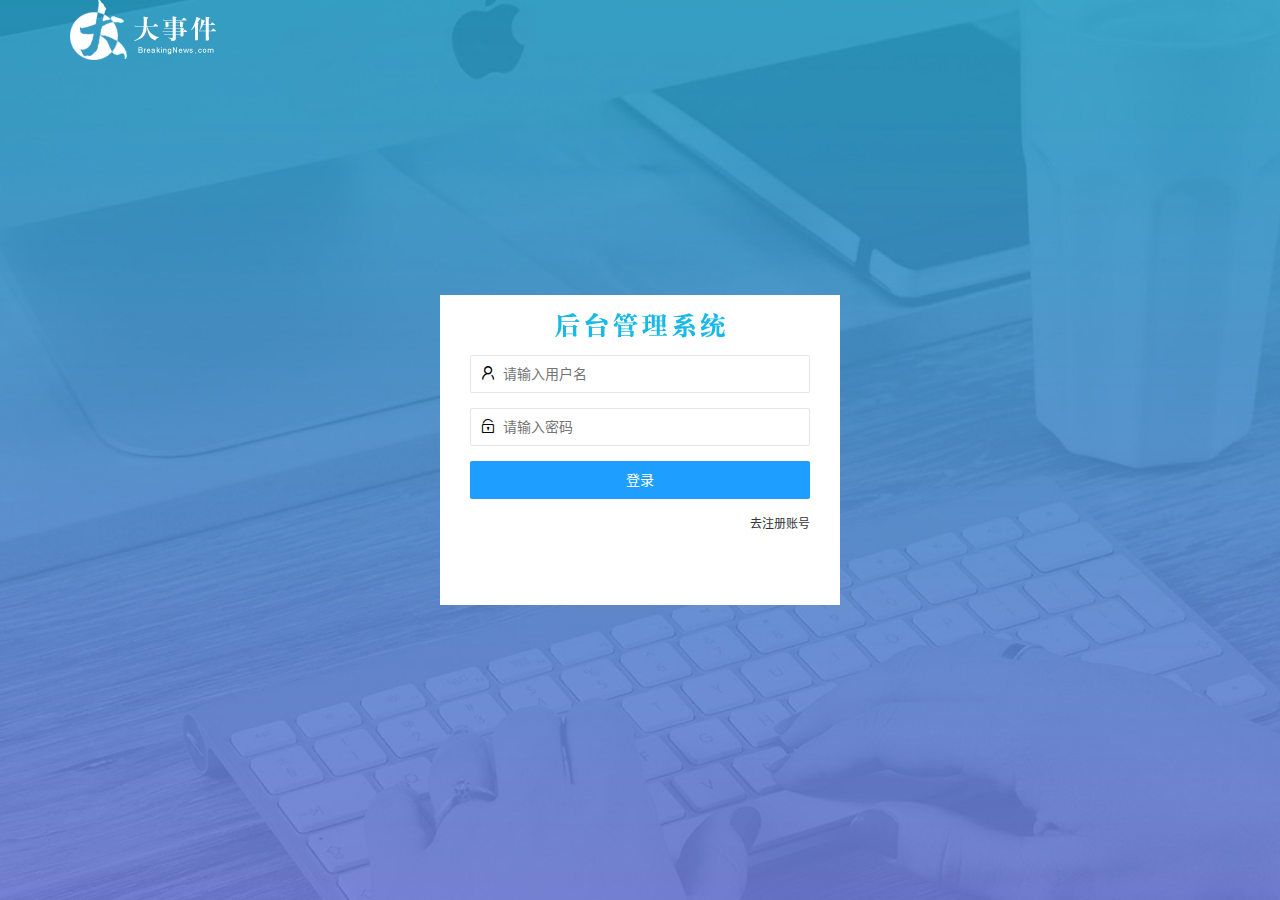
<file: login.html>
<!DOCTYPE html>
<html lang="zh-CN">

<head>
    <meta charset="UTF-8">
    <meta name="viewport" content="width=device-width, initial-scale=1.0">
    <title>大事件-注册/登录</title>
    <!-- 引入layui -->
    <link rel="stylesheet" href="/assets/lib/layui/css/layui.css">
    <!-- 引入自己css -->
    <link rel="stylesheet" href="/assets/css/login.css">
</head>

<body>
    <!-- 顶部logo区域 -->
    <div class="layui-main">
        <img src="/assets/images/logo.png" alt="">
    </div>
    <!-- 注册登录区域 -->
    <div class="loginAndRegBox">
        <!--登录标题图片 -->
        <div class="title-box"></div>
        <!-- 1.登录div -->
        <div class="login-box">
            <!-- 表单区域 -->
            <form class="layui-form" id="form_login">
                <!-- 用户名 -->
                <div class="layui-form-item">
                    <!-- 字体图标 -->
                    <i class="layui-icon layui-icon-username"></i>
                    <input type="text" name="username" required lay-verify="required" placeholder="请输入用户名" autocomplete="off" class="layui-input">
                </div>
                <!-- 密码 -->
                <div class="layui-form-item">
                    <i class="layui-icon layui-icon-password"></i>
                    <input type="text" name="password" required lay-verify="required|pwd" placeholder="请输入密码" autocomplete="off" class="layui-input">
                </div>
                <!-- 提交按钮 -->
                <!-- 普通按钮和提交按钮的区别：lay-submit -->
                <div class="layui-form-item">
                    <button class="layui-btn layui-btn-fluid layui-btn-normal" lay-submit lay-filter="formDemo">登录</button>
                </div>
                <!-- 去注册链接 -->
                <div class="layui-form-item links">
                    <a href="javascript:;" id="link_reg">去注册账号</a>
                </div>
            </form>
        </div>

        <!-- 2.注册div -->
        <div class="reg-box" style="display: none;">
            <!-- 表单区域 -->
            <form class="layui-form" id="form_reg">
                <!-- 用户名 -->
                <div class="layui-form-item">
                    <!-- 字体图标 -->
                    <i class="layui-icon layui-icon-username"></i>
                    <input type="text" name="username" required lay-verify="required" placeholder="请输入用户名" autocomplete="off" class="layui-input">
                </div>
                <!-- 密码 -->
                <div class="layui-form-item">
                    <i class="layui-icon layui-icon-password"></i>
                    <input type="text" name="password" required lay-verify="required|pwd" placeholder="请输入密码" autocomplete="off" class="layui-input">
                </div>
                <!-- 确认密码 -->
                <div class="layui-form-item">
                    <i class="layui-icon layui-icon-password"></i>
                    <input type="text" name="repassword" required lay-verify="required|pwd|repwd" placeholder="请确认密码" autocomplete="off" class="layui-input">
                </div>
                <!-- 提交按钮 -->
                <!-- 普通按钮和提交按钮的区别：lay-submit -->
                <div class="layui-form-item">
                    <button class="layui-btn layui-btn-fluid layui-btn-normal" lay-submit lay-filter="formDemo">注册</button>
                </div>
                <!-- 去注册链接 -->
                <div class="layui-form-item links">
                    <a href="javascript:;" id="link_login">去登录</a>
                </div>
            </form>
        </div>
    </div>

    <!-- 引入js -->
    <script src="/assets/lib/layui/layui.all.js"></script>
    <script src="/assets/lib/jquery.js"></script>
    <script src="/assets/js/baseAPI.js"></script>
    <script src="/assets/js/login.js"></script>
</body>

</html>
</file>
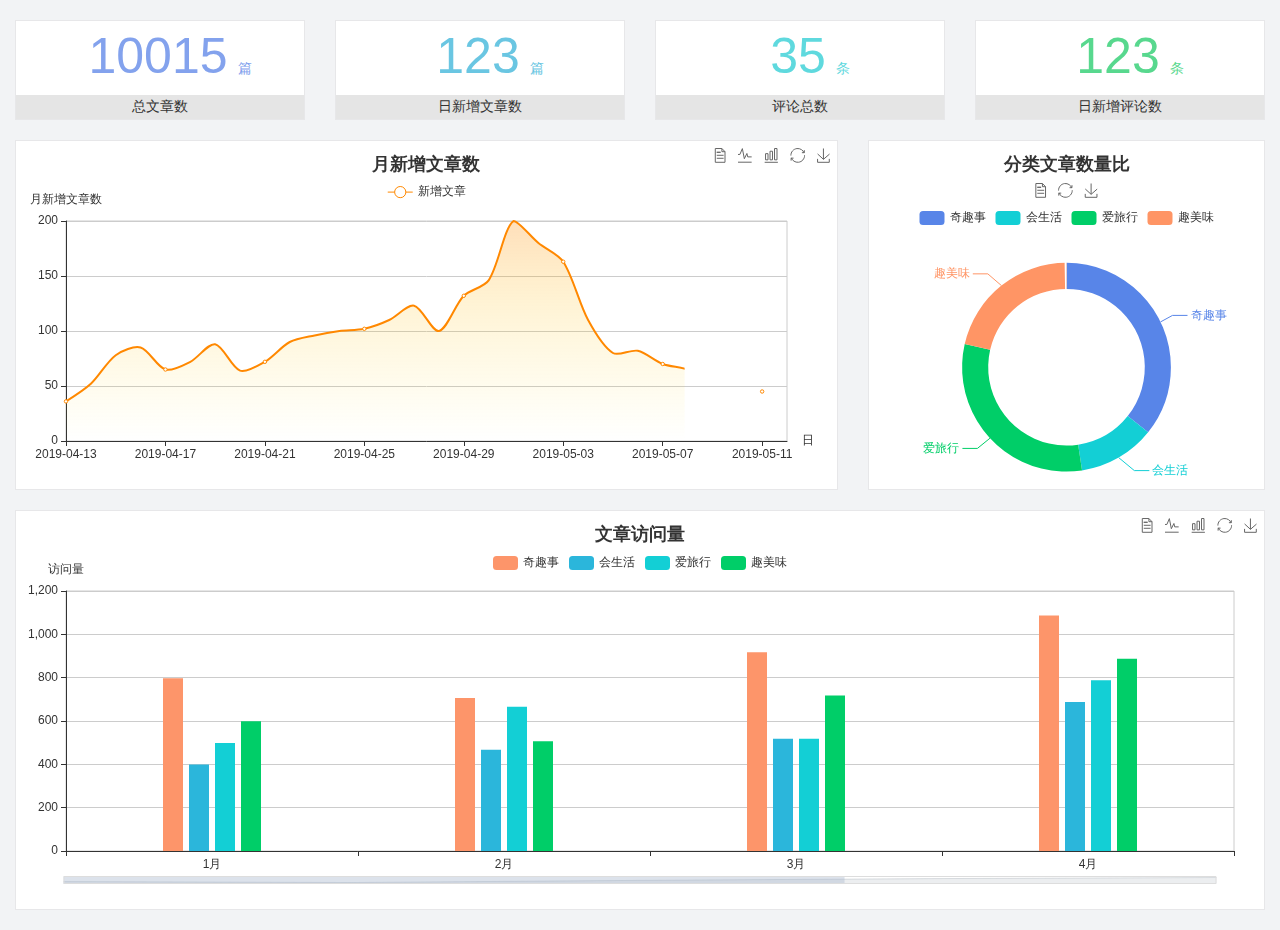
<file: home/dashboard.html>
<!DOCTYPE html>
<html lang="en">

<head>
  <meta charset="UTF-8">
  <meta name="viewport" content="width=device-width, initial-scale=1.0">
  <meta http-equiv="X-UA-Compatible" content="ie=edge">
  <title>图表统计</title>
  <link rel="stylesheet" href="../assets/lib/bootstrap.css" />
  <link rel="stylesheet" href="../assets/lib/main.css" />
  <script src="../assets/lib/jquery.js"></script>
  <script type="text/javascript" src="../assets/lib/echarts.min.js"></script>
</head>

<body>
  <div class="container-fluid">
    <div class="row spannel_list">
      <div class="col-sm-3 col-xs-6">
        <div class="spannel">
          <em>10015</em><span>篇</span>
          <b>总文章数</b>
        </div>
      </div>
      <div class="col-sm-3 col-xs-6">
        <div class="spannel scolor01">
          <em>123</em><span>篇</span>
          <b>日新增文章数</b>
        </div>
      </div>
      <div class="col-sm-3 col-xs-6">
        <div class="spannel scolor02">
          <em>35</em><span>条</span>
          <b>评论总数</b>
        </div>
      </div>
      <div class="col-sm-3 col-xs-6">
        <div class="spannel scolor03">
          <em>123</em><span>条</span>
          <b>日新增评论数</b>
        </div>
      </div>
    </div>
  </div>

  <div class="container-fluid">
    <div class="row curve-pie">
      <div class="col-lg-8 col-md-8">
        <div class="gragh_pannel" id="curve_show"></div>
      </div>
      <div class="col-lg-4 col-md-4">
        <div class="gragh_pannel" id="pie_show"></div>
      </div>
    </div>
  </div>

  <div class="container-fluid">
    <div class="column_pannel" id="column_show"></div>
  </div>

  <script>
    var oChart = echarts.init(document.getElementById('curve_show'));
    var aList_all = [
      { 'count': 36, 'date': '2019-04-13' },
      { 'count': 52, 'date': '2019-04-14' },
      { 'count': 78, 'date': '2019-04-15' },
      { 'count': 85, 'date': '2019-04-16' },
      { 'count': 65, 'date': '2019-04-17' },
      { 'count': 72, 'date': '2019-04-18' },
      { 'count': 88, 'date': '2019-04-19' },
      { 'count': 64, 'date': '2019-04-20' },
      { 'count': 72, 'date': '2019-04-21' },
      { 'count': 90, 'date': '2019-04-22' },
      { 'count': 96, 'date': '2019-04-23' },
      { 'count': 100, 'date': '2019-04-24' },
      { 'count': 102, 'date': '2019-04-25' },
      { 'count': 110, 'date': '2019-04-26' },
      { 'count': 123, 'date': '2019-04-27' },
      { 'count': 100, 'date': '2019-04-28' },
      { 'count': 132, 'date': '2019-04-29' },
      { 'count': 146, 'date': '2019-04-30' },
      { 'count': 200, 'date': '2019-05-01' },
      { 'count': 180, 'date': '2019-05-02' },
      { 'count': 163, 'date': '2019-05-03' },
      { 'count': 110, 'date': '2019-05-04' },
      { 'count': 80, 'date': '2019-05-05' },
      { 'count': 82, 'date': '2019-05-06' },
      { 'count': 70, 'date': '2019-05-07' },
      { 'count': 65, 'date': '2019-05-08' },
      { 'count': 54, 'date': '2019-05-09' },
      { 'count': 40, 'date': '2019-05-10' },
      { 'count': 45, 'date': '2019-05-11' },
      { 'count': 38, 'date': '2019-05-12' },
    ];

    let aCount = [];
    let aDate = [];

    for (var i = 0; i < aList_all.length; i++) {
      aCount.push(aList_all[i].count);
      aDate.push(aList_all[i].date);
    }

    var chartopt = {
      title: {
        text: '月新增文章数',
        left: 'center',
        top: '10'
      },
      tooltip: {
        trigger: 'axis'
      },
      legend: {
        data: ['新增文章'],
        top: '40'
      },
      toolbox: {
        show: true,
        feature: {
          mark: { show: true },
          dataView: { show: true, readOnly: false },
          magicType: { show: true, type: ['line', 'bar'] },
          restore: { show: true },
          saveAsImage: { show: true }
        }
      },
      calculable: true,
      xAxis: [
        {
          name: '日',
          type: 'category',
          boundaryGap: false,
          data: aDate
        }
      ],
      yAxis: [
        {
          name: '月新增文章数',
          type: 'value'
        }
      ],
      series: [
        {
          name: '新增文章',
          type: 'line',
          smooth: true,
          itemStyle: { normal: { areaStyle: { type: 'default' }, color: '#f80' }, lineStyle: { color: '#f80' } },
          data: aCount
        }],
      areaStyle: {
        normal: {
          color: new echarts.graphic.LinearGradient(0, 0, 0, 1, [{
            offset: 0,
            color: 'rgba(255,136,0,0.39)'
          }, {
            offset: .34,
            color: 'rgba(255,180,0,0.25)'
          }, {
            offset: 1,
            color: 'rgba(255,222,0,0.00)'
          }])

        }
      },
      grid: {
        show: true,
        x: 50,
        x2: 50,
        y: 80,
        height: 220
      }
    };

    oChart.setOption(chartopt);


    var oPie = echarts.init(document.getElementById('pie_show'));
    var oPieopt =
    {
      title: {
        top: 10,
        text: '分类文章数量比',
        x: 'center'
      },
      tooltip: {
        trigger: 'item',
        formatter: "{a} <br/>{b} : {c} ({d}%)"
      },
      color: ['#5885e8', '#13cfd5', '#00ce68', '#ff9565'],
      legend: {
        x: 'center',
        top: 65,
        data: ['奇趣事', '会生活', '爱旅行', '趣美味']
      },
      toolbox: {
        show: true,
        x: 'center',
        top: 35,
        feature: {
          mark: { show: true },
          dataView: { show: true, readOnly: false },
          magicType: {
            show: true,
            type: ['pie', 'funnel'],
            option: {
              funnel: {
                x: '25%',
                width: '50%',
                funnelAlign: 'left',
                max: 1548
              }
            }
          },
          restore: { show: true },
          saveAsImage: { show: true }
        }
      },
      calculable: true,
      series: [
        {
          name: '访问来源',
          type: 'pie',
          radius: ['45%', '60%'],
          center: ['50%', '65%'],
          data: [
            { value: 300, name: '奇趣事' },
            { value: 100, name: '会生活' },
            { value: 260, name: '爱旅行' },
            { value: 180, name: '趣美味' }
          ]
        }
      ]
    };
    oPie.setOption(oPieopt);



    var oColumn = this.echarts.init(document.getElementById('column_show'));
    var oColumnopt =
    {
      title: {
        text: '文章访问量',
        left: 'center',
        top: '10'
      },
      tooltip: {
        trigger: 'axis'
      },
      legend: {
        data: ['奇趣事', '会生活', '爱旅行', '趣美味'],
        top: '40'
      },
      toolbox: {
        show: true,
        feature: {
          mark: { show: true },
          dataView: { show: true, readOnly: false },
          magicType: { show: true, type: ['line', 'bar'] },
          restore: { show: true },
          saveAsImage: { show: true }
        }
      },
      calculable: true,
      xAxis: [
        {
          type: 'category',
          data: ['1月', '2月', '3月', '4月', '5月']
        }
      ],
      yAxis: [
        {
          name: '访问量',
          type: 'value'
        }
      ],
      series: [
        {
          name: '奇趣事',
          type: 'bar',
          barWidth: 20,
          itemStyle: {
            normal: { areaStyle: { type: 'default' }, color: '#fd956a' }
          },
          data: [800, 708, 920, 1090, 1200]
        },
        {
          name: '会生活',
          type: 'bar',
          barWidth: 20,
          itemStyle: {
            normal: { areaStyle: { type: 'default' }, color: '#2bb6db' }
          },
          data: [400, 468, 520, 690, 800]
        },
        {
          name: '爱旅行',
          type: 'bar',
          barWidth: 20,
          itemStyle: {
            normal: { areaStyle: { type: 'default' }, color: '#13cfd5' }
          },
          data: [500, 668, 520, 790, 900]
        },
        {
          name: '趣美味',
          type: 'bar',
          barWidth: 20,
          itemStyle: {
            normal: { areaStyle: { type: 'default' }, color: '#00ce68' }
          },
          data: [600, 508, 720, 890, 1000]
        }
      ],
      grid: {
        show: true,
        x: 50,
        x2: 30,
        y: 80,
        height: 260
      },
      dataZoom: [//给x轴设置滚动条
        {
          start: 0,//默认为0
          end: 100 - 1000 / 31,//默认为100
          type: 'slider',
          show: true,
          xAxisIndex: [0],
          handleSize: 0,//滑动条的 左右2个滑动条的大小
          height: 8,//组件高度
          left: 45, //左边的距离
          right: 50,//右边的距离
          bottom: 26,//右边的距离
          handleColor: '#ddd',//h滑动图标的颜色
          handleStyle: {
            borderColor: "#cacaca",
            borderWidth: "1",
            shadowBlur: 2,
            background: "#ddd",
            shadowColor: "#ddd",
          }
        }]
    };
    oColumn.setOption(oColumnopt);
  </script>
</body>

</html>
</file>
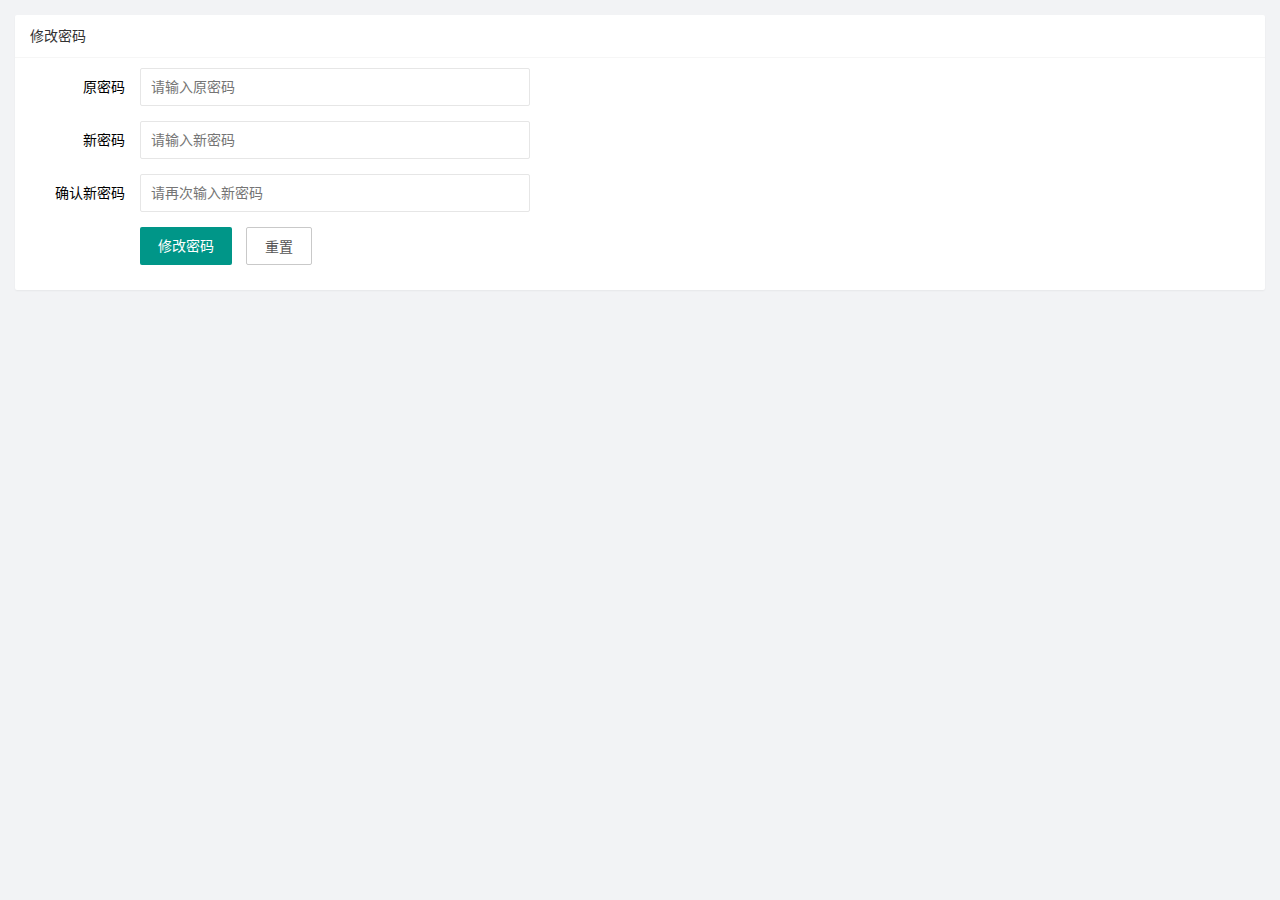
<file: user/use_pwd.html>
<!DOCTYPE html>
<html lang="zh-CN">

<head>
    <meta charset="UTF-8">
    <meta name="viewport" content="width=device-width, initial-scale=1.0">
    <title>密码修改</title>
    <!-- 引入css相关样式表 -->
    <link rel="stylesheet" href="/assets/lib/layui/css/layui.css">
    <link rel="stylesheet" href="/assets/css/user/user_pwd.css">
</head>

<body>
    <div class="layui-card">
        <div class="layui-card-header">修改密码</div>
        <div class="layui-card-body">
            <!-- 表单 -->
            <form class="layui-form">
                <!-- 原密码 -->
                <div class="layui-form-item">
                    <label class="layui-form-label">原密码</label>
                    <div class="layui-input-block">
                        <input type="text" name="oldPwd" required lay-verify="required|pwd" placeholder="请输入原密码" autocomplete="off" class="layui-input">
                    </div>
                </div>
                <!-- 新密码 -->
                <div class="layui-form-item">
                    <label class="layui-form-label">新密码</label>
                    <div class="layui-input-block">
                        <input type="text" name="newPwd" required lay-verify="required|pwd|samePwd" placeholder="请输入新密码" autocomplete="off" class="layui-input">
                    </div>
                </div>
                <!-- 确认新密码 -->
                <div class="layui-form-item">
                    <label class="layui-form-label">确认新密码</label>
                    <div class="layui-input-block">
                        <input type="text" name="rePwd" required lay-verify="required|pwd|rePwd" placeholder="请再次输入新密码" autocomplete="off" class="layui-input">
                    </div>
                </div>
                <!-- 提交重置按钮 -->
                <div class="layui-form-item">
                    <div class="layui-input-block">
                        <button class="layui-btn" lay-submit lay-filter="formDemo">修改密码</button>
                        <button type="reset" class="layui-btn layui-btn-primary">重置</button>
                    </div>
                </div>
            </form>
        </div>
    </div>


    <!-- 引入js相关文件 -->
    <script src="/assets/lib/layui/layui.all.js"></script>
    <script src="/assets/lib/jquery.js"></script>
    <script src="/assets/js/baseAPI.js"></script>
    <script src="/assets/js/user/user_pwd.js"></script>
</body>

</html>
</file>
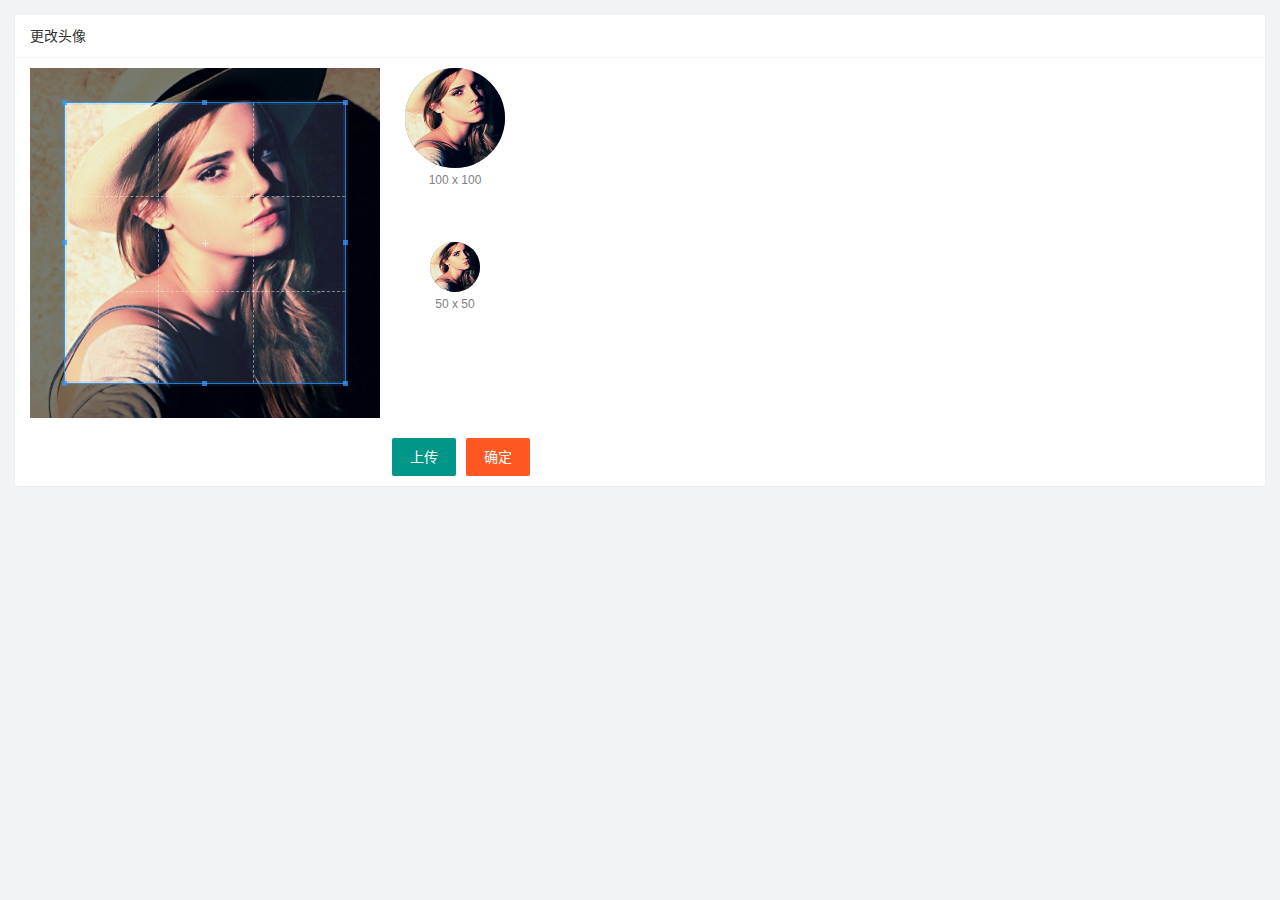
<file: user/user_avatar.html>
<!DOCTYPE html>
<html lang="zh-CN">

<head>
    <meta charset="UTF-8">
    <meta name="viewport" content="width=device-width, initial-scale=1.0">
    <title>Document</title>
    <link rel="stylesheet" href="/assets/lib/layui/css/layui.css">
    <link rel="stylesheet" href="/assets/lib/cropper/cropper.css" />
    <link rel="stylesheet" href="/assets/css/user/user_avatar.css">
</head>

<body>
    <div class="layui-card">
        <div class="layui-card-header">更改头像</div>
        <div class="layui-card-body">
            <!-- 第一行的图片裁剪和预览区域 -->
            <div class="row1">
                <!-- 图片裁剪区域 -->
                <div class="cropper-box">
                    <!-- 这个 img 标签很重要，将来会把它初始化为裁剪区域 -->
                    <img id="image" src="/assets/images/sample.jpg" />
                </div>
                <!-- 图片的预览区域 -->
                <div class="preview-box">
                    <div>
                        <!-- 宽高为 100px 的预览区域 -->
                        <div class="img-preview w100"></div>
                        <p class="size">100 x 100</p>
                    </div>
                    <div>
                        <!-- 宽高为 50px 的预览区域 -->
                        <div class="img-preview w50"></div>
                        <p class="size">50 x 50</p>
                    </div>
                </div>
            </div>

            <!-- 第二行的按钮区域 -->
            <div class="row2">
                <!-- accept限制图片类型选择 -->
                <!-- file按钮隐藏 -->
                <!-- multiple可以实现多文件上传 -->
                <input type="file" id="file" accept="image/png,image/jpeg" style="display: none;">
                <button type="button" class="layui-btn" id="btnChooseImage">上传</button>
                <button type="button" class="layui-btn layui-btn-danger" id="btnUpload">确定</button>
            </div>
        </div>
    </div>


    <script src="/assets/lib/layui/layui.all.js"></script>
    <script src="/assets/lib/jquery.js"></script>
    <script src="/assets/lib/cropper/Cropper.js"></script>
    <script src="/assets/lib/cropper/jquery-cropper.js"></script>
    <script src="/assets/js/baseAPI.js"></script>
    <script src="/assets/js/user/user_avatar.js"></script>
</body>

</html>
</file>
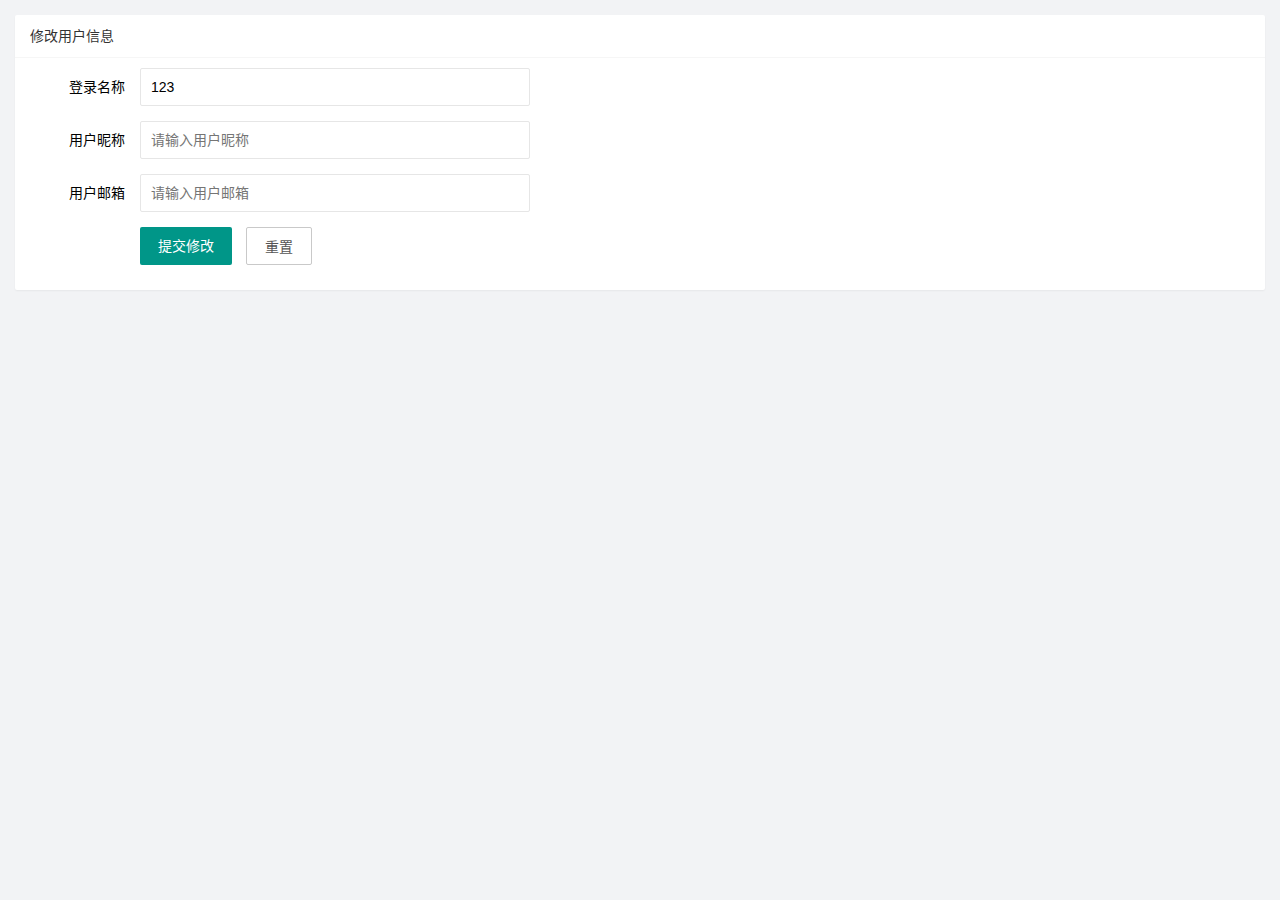
<file: user/user_info.html>
<!DOCTYPE html>
<html lang="zh-CN">

<head>
    <meta charset="UTF-8">
    <meta name="viewport" content="width=device-width, initial-scale=1.0">
    <title>Document</title>
    <link rel="stylesheet" href="/assets/lib/layui/css/layui.css">
    <link rel="stylesheet" href="/assets/css/user/user_info.css">
</head>

<body>
    <!-- 卡片面板区域 -->
    <div class="layui-card">
        <div class="layui-card-header">修改用户信息</div>
        <div class="layui-card-body">
            <form class="layui-form" action="" lay-filter="formuserinfo">
                <!-- 隐藏表单 -->
                <!-- 收集和获取id信息 -->
                <input type="hidden" name="id">
                <!-- 登录名称 -->
                <div class="layui-form-item">
                    <label class="layui-form-label">登录名称</label>
                    <div class="layui-input-block">
                        <input value="123" type="text" name="username" required lay-verify="required" placeholder="请输入登录名称" autocomplete="off" class="layui-input" readonly>
                    </div>
                </div>
                <!-- 昵称 -->
                <div class="layui-form-item">
                    <label class="layui-form-label">用户昵称
                    </label>
                    <div class="layui-input-block">
                        <input type="text" name="nickname" required lay-verify="required|nickname" placeholder="请输入用户昵称
                        " autocomplete="off" class="layui-input">
                    </div>
                </div>
                <!-- 用户邮箱 -->
                <div class="layui-form-item">
                    <label class="layui-form-label">用户邮箱</label>
                    <div class="layui-input-block">
                        <input type="text" name="email" required lay-verify="required|email" placeholder="请输入用户邮箱" autocomplete="off" class="layui-input">
                    </div>
                </div>
                <!-- 提交重置 -->
                <div class="layui-form-item">
                    <div class="layui-input-block">
                        <button class="layui-btn" lay-submit lay-filter="formDemo">提交修改</button>
                        <button id="resetbtn" type="reset" class="layui-btn layui-btn-primary">重置</button>
                    </div>
                </div>
            </form>
        </div>
    </div>
    <!-- 引入js相关文件 -->
    <script src="/assets/lib/layui/layui.all.js"></script>
    <script src="/assets/lib/jquery.js"></script>
    <script src="/assets/js/baseAPI.js"></script>
    <script src="/assets/js/user/user_info.js"></script>
</body>

</html>
</file>
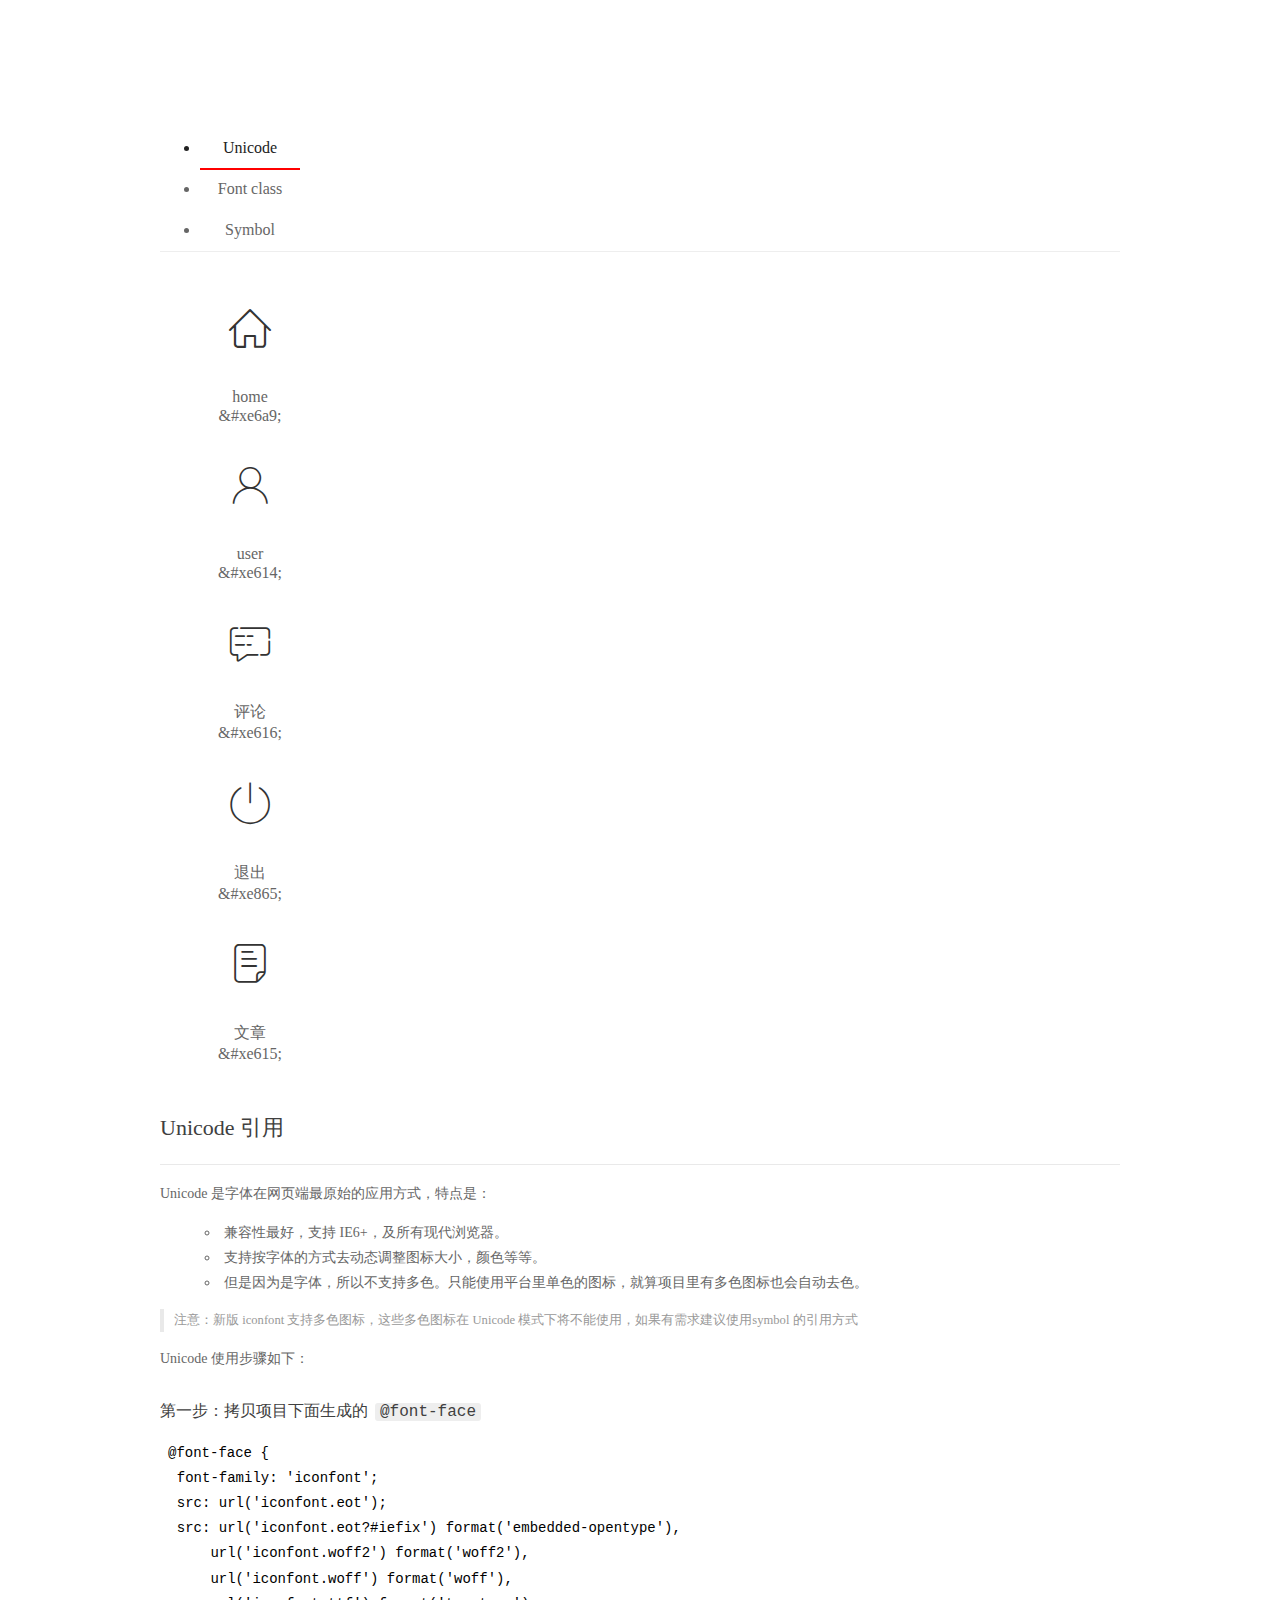
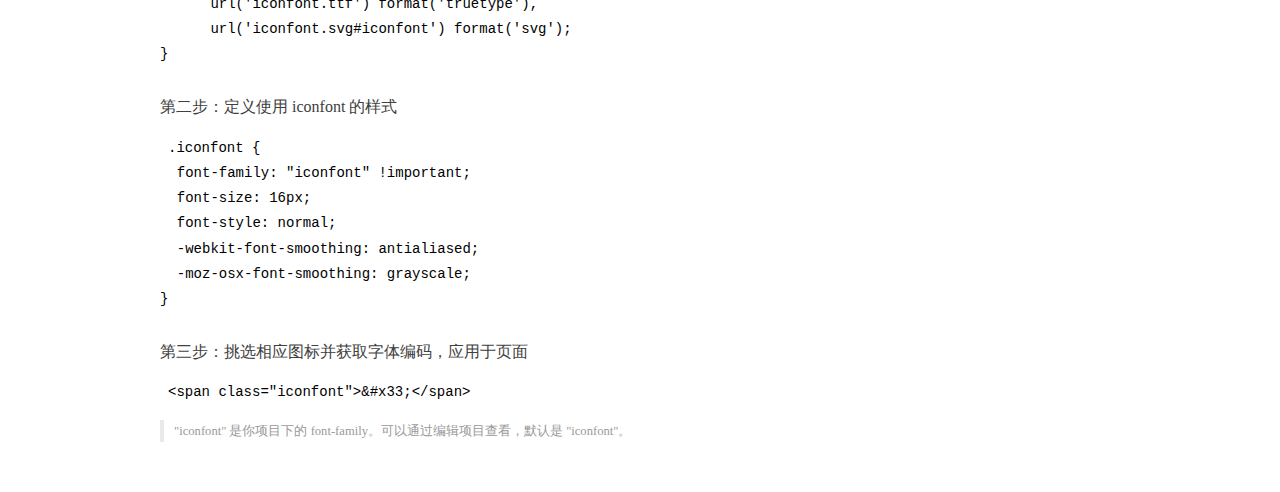
<file: assets/fonts/demo_index.html>
<!DOCTYPE html>
<html>
<head>
  <meta charset="utf-8"/>
  <title>IconFont Demo</title>
  <link rel="shortcut icon" href="https://gtms04.alicdn.com/tps/i4/TB1_oz6GVXXXXaFXpXXJDFnIXXX-64-64.ico" type="image/x-icon"/>
  <link rel="stylesheet" href="https://g.alicdn.com/thx/cube/1.3.2/cube.min.css">
  <link rel="stylesheet" href="demo.css">
  <link rel="stylesheet" href="iconfont.css">
  <script src="iconfont.js"></script>
  <!-- jQuery -->
  <script src="https://a1.alicdn.com/oss/uploads/2018/12/26/7bfddb60-08e8-11e9-9b04-53e73bb6408b.js"></script>
  <!-- 代码高亮 -->
  <script src="https://a1.alicdn.com/oss/uploads/2018/12/26/a3f714d0-08e6-11e9-8a15-ebf944d7534c.js"></script>
</head>
<body>
  <div class="main">
    <h1 class="logo"><a href="https://www.iconfont.cn/" title="iconfont 首页" target="_blank">&#xe86b;</a></h1>
    <div class="nav-tabs">
      <ul id="tabs" class="dib-box">
        <li class="dib active"><span>Unicode</span></li>
        <li class="dib"><span>Font class</span></li>
        <li class="dib"><span>Symbol</span></li>
      </ul>
      
    </div>
    <div class="tab-container">
      <div class="content unicode" style="display: block;">
          <ul class="icon_lists dib-box">
          
            <li class="dib">
              <span class="icon iconfont">&#xe6a9;</span>
                <div class="name">home</div>
                <div class="code-name">&amp;#xe6a9;</div>
              </li>
          
            <li class="dib">
              <span class="icon iconfont">&#xe614;</span>
                <div class="name">user</div>
                <div class="code-name">&amp;#xe614;</div>
              </li>
          
            <li class="dib">
              <span class="icon iconfont">&#xe616;</span>
                <div class="name">评论</div>
                <div class="code-name">&amp;#xe616;</div>
              </li>
          
            <li class="dib">
              <span class="icon iconfont">&#xe865;</span>
                <div class="name">退出</div>
                <div class="code-name">&amp;#xe865;</div>
              </li>
          
            <li class="dib">
              <span class="icon iconfont">&#xe615;</span>
                <div class="name">文章</div>
                <div class="code-name">&amp;#xe615;</div>
              </li>
          
          </ul>
          <div class="article markdown">
          <h2 id="unicode-">Unicode 引用</h2>
          <hr>

          <p>Unicode 是字体在网页端最原始的应用方式，特点是：</p>
          <ul>
            <li>兼容性最好，支持 IE6+，及所有现代浏览器。</li>
            <li>支持按字体的方式去动态调整图标大小，颜色等等。</li>
            <li>但是因为是字体，所以不支持多色。只能使用平台里单色的图标，就算项目里有多色图标也会自动去色。</li>
          </ul>
          <blockquote>
            <p>注意：新版 iconfont 支持多色图标，这些多色图标在 Unicode 模式下将不能使用，如果有需求建议使用symbol 的引用方式</p>
          </blockquote>
          <p>Unicode 使用步骤如下：</p>
          <h3 id="-font-face">第一步：拷贝项目下面生成的 <code>@font-face</code></h3>
<pre><code class="language-css"
>@font-face {
  font-family: 'iconfont';
  src: url('iconfont.eot');
  src: url('iconfont.eot?#iefix') format('embedded-opentype'),
      url('iconfont.woff2') format('woff2'),
      url('iconfont.woff') format('woff'),
      url('iconfont.ttf') format('truetype'),
      url('iconfont.svg#iconfont') format('svg');
}
</code></pre>
          <h3 id="-iconfont-">第二步：定义使用 iconfont 的样式</h3>
<pre><code class="language-css"
>.iconfont {
  font-family: "iconfont" !important;
  font-size: 16px;
  font-style: normal;
  -webkit-font-smoothing: antialiased;
  -moz-osx-font-smoothing: grayscale;
}
</code></pre>
          <h3 id="-">第三步：挑选相应图标并获取字体编码，应用于页面</h3>
<pre>
<code class="language-html"
>&lt;span class="iconfont"&gt;&amp;#x33;&lt;/span&gt;
</code></pre>
          <blockquote>
            <p>"iconfont" 是你项目下的 font-family。可以通过编辑项目查看，默认是 "iconfont"。</p>
          </blockquote>
          </div>
      </div>
      <div class="content font-class">
        <ul class="icon_lists dib-box">
          
          <li class="dib">
            <span class="icon iconfont icon-home"></span>
            <div class="name">
              home
            </div>
            <div class="code-name">.icon-home
            </div>
          </li>
          
          <li class="dib">
            <span class="icon iconfont icon-user"></span>
            <div class="name">
              user
            </div>
            <div class="code-name">.icon-user
            </div>
          </li>
          
          <li class="dib">
            <span class="icon iconfont icon-pinglun"></span>
            <div class="name">
              评论
            </div>
            <div class="code-name">.icon-pinglun
            </div>
          </li>
          
          <li class="dib">
            <span class="icon iconfont icon-tuichu"></span>
            <div class="name">
              退出
            </div>
            <div class="code-name">.icon-tuichu
            </div>
          </li>
          
          <li class="dib">
            <span class="icon iconfont icon-16"></span>
            <div class="name">
              文章
            </div>
            <div class="code-name">.icon-16
            </div>
          </li>
          
        </ul>
        <div class="article markdown">
        <h2 id="font-class-">font-class 引用</h2>
        <hr>

        <p>font-class 是 Unicode 使用方式的一种变种，主要是解决 Unicode 书写不直观，语意不明确的问题。</p>
        <p>与 Unicode 使用方式相比，具有如下特点：</p>
        <ul>
          <li>兼容性良好，支持 IE8+，及所有现代浏览器。</li>
          <li>相比于 Unicode 语意明确，书写更直观。可以很容易分辨这个 icon 是什么。</li>
          <li>因为使用 class 来定义图标，所以当要替换图标时，只需要修改 class 里面的 Unicode 引用。</li>
          <li>不过因为本质上还是使用的字体，所以多色图标还是不支持的。</li>
        </ul>
        <p>使用步骤如下：</p>
        <h3 id="-fontclass-">第一步：引入项目下面生成的 fontclass 代码：</h3>
<pre><code class="language-html">&lt;link rel="stylesheet" href="./iconfont.css"&gt;
</code></pre>
        <h3 id="-">第二步：挑选相应图标并获取类名，应用于页面：</h3>
<pre><code class="language-html">&lt;span class="iconfont icon-xxx"&gt;&lt;/span&gt;
</code></pre>
        <blockquote>
          <p>"
            iconfont" 是你项目下的 font-family。可以通过编辑项目查看，默认是 "iconfont"。</p>
        </blockquote>
      </div>
      </div>
      <div class="content symbol">
          <ul class="icon_lists dib-box">
          
            <li class="dib">
                <svg class="icon svg-icon" aria-hidden="true">
                  <use xlink:href="#icon-home"></use>
                </svg>
                <div class="name">home</div>
                <div class="code-name">#icon-home</div>
            </li>
          
            <li class="dib">
                <svg class="icon svg-icon" aria-hidden="true">
                  <use xlink:href="#icon-user"></use>
                </svg>
                <div class="name">user</div>
                <div class="code-name">#icon-user</div>
            </li>
          
            <li class="dib">
                <svg class="icon svg-icon" aria-hidden="true">
                  <use xlink:href="#icon-pinglun"></use>
                </svg>
                <div class="name">评论</div>
                <div class="code-name">#icon-pinglun</div>
            </li>
          
            <li class="dib">
                <svg class="icon svg-icon" aria-hidden="true">
                  <use xlink:href="#icon-tuichu"></use>
                </svg>
                <div class="name">退出</div>
                <div class="code-name">#icon-tuichu</div>
            </li>
          
            <li class="dib">
                <svg class="icon svg-icon" aria-hidden="true">
                  <use xlink:href="#icon-16"></use>
                </svg>
                <div class="name">文章</div>
                <div class="code-name">#icon-16</div>
            </li>
          
          </ul>
          <div class="article markdown">
          <h2 id="symbol-">Symbol 引用</h2>
          <hr>

          <p>这是一种全新的使用方式，应该说这才是未来的主流，也是平台目前推荐的用法。相关介绍可以参考这篇<a href="">文章</a>
            这种用法其实是做了一个 SVG 的集合，与另外两种相比具有如下特点：</p>
          <ul>
            <li>支持多色图标了，不再受单色限制。</li>
            <li>通过一些技巧，支持像字体那样，通过 <code>font-size</code>, <code>color</code> 来调整样式。</li>
            <li>兼容性较差，支持 IE9+，及现代浏览器。</li>
            <li>浏览器渲染 SVG 的性能一般，还不如 png。</li>
          </ul>
          <p>使用步骤如下：</p>
          <h3 id="-symbol-">第一步：引入项目下面生成的 symbol 代码：</h3>
<pre><code class="language-html">&lt;script src="./iconfont.js"&gt;&lt;/script&gt;
</code></pre>
          <h3 id="-css-">第二步：加入通用 CSS 代码（引入一次就行）：</h3>
<pre><code class="language-html">&lt;style&gt;
.icon {
  width: 1em;
  height: 1em;
  vertical-align: -0.15em;
  fill: currentColor;
  overflow: hidden;
}
&lt;/style&gt;
</code></pre>
          <h3 id="-">第三步：挑选相应图标并获取类名，应用于页面：</h3>
<pre><code class="language-html">&lt;svg class="icon" aria-hidden="true"&gt;
  &lt;use xlink:href="#icon-xxx"&gt;&lt;/use&gt;
&lt;/svg&gt;
</code></pre>
          </div>
      </div>

    </div>
  </div>
  <script>
  $(document).ready(function () {
      $('.tab-container .content:first').show()

      $('#tabs li').click(function (e) {
        var tabContent = $('.tab-container .content')
        var index = $(this).index()

        if ($(this).hasClass('active')) {
          return
        } else {
          $('#tabs li').removeClass('active')
          $(this).addClass('active')

          tabContent.hide().eq(index).fadeIn()
        }
      })
    })
  </script>
</body>
</html>
</file>
<file: assets/lib/layui/css/layui.css>
/** layui-v2.5.5 MIT License By https://www.layui.com */
 .layui-inline,img{display:inline-block;vertical-align:middle}h1,h2,h3,h4,h5,h6{font-weight:400}.layui-edge,.layui-header,.layui-inline,.layui-main{position:relative}.layui-body,.layui-edge,.layui-elip{overflow:hidden}.layui-btn,.layui-edge,.layui-inline,img{vertical-align:middle}.layui-btn,.layui-disabled,.layui-icon,.layui-unselect{-moz-user-select:none;-webkit-user-select:none;-ms-user-select:none}.layui-elip,.layui-form-checkbox span,.layui-form-pane .layui-form-label{text-overflow:ellipsis;white-space:nowrap}.layui-breadcrumb,.layui-tree-btnGroup{visibility:hidden}blockquote,body,button,dd,div,dl,dt,form,h1,h2,h3,h4,h5,h6,input,li,ol,p,pre,td,textarea,th,ul{margin:0;padding:0;-webkit-tap-highlight-color:rgba(0,0,0,0)}a:active,a:hover{outline:0}img{border:none}li{list-style:none}table{border-collapse:collapse;border-spacing:0}h4,h5,h6{font-size:100%}button,input,optgroup,option,select,textarea{font-family:inherit;font-size:inherit;font-style:inherit;font-weight:inherit;outline:0}pre{white-space:pre-wrap;white-space:-moz-pre-wrap;white-space:-pre-wrap;white-space:-o-pre-wrap;word-wrap:break-word}body{line-height:24px;font:14px Helvetica Neue,Helvetica,PingFang SC,Tahoma,Arial,sans-serif}hr{height:1px;margin:10px 0;border:0;clear:both}a{color:#333;text-decoration:none}a:hover{color:#777}a cite{font-style:normal;*cursor:pointer}.layui-border-box,.layui-border-box *{box-sizing:border-box}.layui-box,.layui-box *{box-sizing:content-box}.layui-clear{clear:both;*zoom:1}.layui-clear:after{content:'\20';clear:both;*zoom:1;display:block;height:0}.layui-inline{*display:inline;*zoom:1}.layui-edge{display:inline-block;width:0;height:0;border-width:6px;border-style:dashed;border-color:transparent}.layui-edge-top{top:-4px;border-bottom-color:#999;border-bottom-style:solid}.layui-edge-right{border-left-color:#999;border-left-style:solid}.layui-edge-bottom{top:2px;border-top-color:#999;border-top-style:solid}.layui-edge-left{border-right-color:#999;border-right-style:solid}.layui-disabled,.layui-disabled:hover{color:#d2d2d2!important;cursor:not-allowed!important}.layui-circle{border-radius:100%}.layui-show{display:block!important}.layui-hide{display:none!important}@font-face{font-family:layui-icon;src:url(../font/iconfont.eot?v=250);src:url(../font/iconfont.eot?v=250#iefix) format('embedded-opentype'),url(../font/iconfont.woff2?v=250) format('woff2'),url(../font/iconfont.woff?v=250) format('woff'),url(../font/iconfont.ttf?v=250) format('truetype'),url(../font/iconfont.svg?v=250#layui-icon) format('svg')}.layui-icon{font-family:layui-icon!important;font-size:16px;font-style:normal;-webkit-font-smoothing:antialiased;-moz-osx-font-smoothing:grayscale}.layui-icon-reply-fill:before{content:"\e611"}.layui-icon-set-fill:before{content:"\e614"}.layui-icon-menu-fill:before{content:"\e60f"}.layui-icon-search:before{content:"\e615"}.layui-icon-share:before{content:"\e641"}.layui-icon-set-sm:before{content:"\e620"}.layui-icon-engine:before{content:"\e628"}.layui-icon-close:before{content:"\1006"}.layui-icon-close-fill:before{content:"\1007"}.layui-icon-chart-screen:before{content:"\e629"}.layui-icon-star:before{content:"\e600"}.layui-icon-circle-dot:before{content:"\e617"}.layui-icon-chat:before{content:"\e606"}.layui-icon-release:before{content:"\e609"}.layui-icon-list:before{content:"\e60a"}.layui-icon-chart:before{content:"\e62c"}.layui-icon-ok-circle:before{content:"\1005"}.layui-icon-layim-theme:before{content:"\e61b"}.layui-icon-table:before{content:"\e62d"}.layui-icon-right:before{content:"\e602"}.layui-icon-left:before{content:"\e603"}.layui-icon-cart-simple:before{content:"\e698"}.layui-icon-face-cry:before{content:"\e69c"}.layui-icon-face-smile:before{content:"\e6af"}.layui-icon-survey:before{content:"\e6b2"}.layui-icon-tree:before{content:"\e62e"}.layui-icon-upload-circle:before{content:"\e62f"}.layui-icon-add-circle:before{content:"\e61f"}.layui-icon-download-circle:before{content:"\e601"}.layui-icon-templeate-1:before{content:"\e630"}.layui-icon-util:before{content:"\e631"}.layui-icon-face-surprised:before{content:"\e664"}.layui-icon-edit:before{content:"\e642"}.layui-icon-speaker:before{content:"\e645"}.layui-icon-down:before{content:"\e61a"}.layui-icon-file:before{content:"\e621"}.layui-icon-layouts:before{content:"\e632"}.layui-icon-rate-half:before{content:"\e6c9"}.layui-icon-add-circle-fine:before{content:"\e608"}.layui-icon-prev-circle:before{content:"\e633"}.layui-icon-read:before{content:"\e705"}.layui-icon-404:before{content:"\e61c"}.layui-icon-carousel:before{content:"\e634"}.layui-icon-help:before{content:"\e607"}.layui-icon-code-circle:before{content:"\e635"}.layui-icon-water:before{content:"\e636"}.layui-icon-username:before{content:"\e66f"}.layui-icon-find-fill:before{content:"\e670"}.layui-icon-about:before{content:"\e60b"}.layui-icon-location:before{content:"\e715"}.layui-icon-up:before{content:"\e619"}.layui-icon-pause:before{content:"\e651"}.layui-icon-date:before{content:"\e637"}.layui-icon-layim-uploadfile:before{content:"\e61d"}.layui-icon-delete:before{content:"\e640"}.layui-icon-play:before{content:"\e652"}.layui-icon-top:before{content:"\e604"}.layui-icon-friends:before{content:"\e612"}.layui-icon-refresh-3:before{content:"\e9aa"}.layui-icon-ok:before{content:"\e605"}.layui-icon-layer:before{content:"\e638"}.layui-icon-face-smile-fine:before{content:"\e60c"}.layui-icon-dollar:before{content:"\e659"}.layui-icon-group:before{content:"\e613"}.layui-icon-layim-download:before{content:"\e61e"}.layui-icon-picture-fine:before{content:"\e60d"}.layui-icon-link:before{content:"\e64c"}.layui-icon-diamond:before{content:"\e735"}.layui-icon-log:before{content:"\e60e"}.layui-icon-rate-solid:before{content:"\e67a"}.layui-icon-fonts-del:before{content:"\e64f"}.layui-icon-unlink:before{content:"\e64d"}.layui-icon-fonts-clear:before{content:"\e639"}.layui-icon-triangle-r:before{content:"\e623"}.layui-icon-circle:before{content:"\e63f"}.layui-icon-radio:before{content:"\e643"}.layui-icon-align-center:before{content:"\e647"}.layui-icon-align-right:before{content:"\e648"}.layui-icon-align-left:before{content:"\e649"}.layui-icon-loading-1:before{content:"\e63e"}.layui-icon-return:before{content:"\e65c"}.layui-icon-fonts-strong:before{content:"\e62b"}.layui-icon-upload:before{content:"\e67c"}.layui-icon-dialogue:before{content:"\e63a"}.layui-icon-video:before{content:"\e6ed"}.layui-icon-headset:before{content:"\e6fc"}.layui-icon-cellphone-fine:before{content:"\e63b"}.layui-icon-add-1:before{content:"\e654"}.layui-icon-face-smile-b:before{content:"\e650"}.layui-icon-fonts-html:before{content:"\e64b"}.layui-icon-form:before{content:"\e63c"}.layui-icon-cart:before{content:"\e657"}.layui-icon-camera-fill:before{content:"\e65d"}.layui-icon-tabs:before{content:"\e62a"}.layui-icon-fonts-code:before{content:"\e64e"}.layui-icon-fire:before{content:"\e756"}.layui-icon-set:before{content:"\e716"}.layui-icon-fonts-u:before{content:"\e646"}.layui-icon-triangle-d:before{content:"\e625"}.layui-icon-tips:before{content:"\e702"}.layui-icon-picture:before{content:"\e64a"}.layui-icon-more-vertical:before{content:"\e671"}.layui-icon-flag:before{content:"\e66c"}.layui-icon-loading:before{content:"\e63d"}.layui-icon-fonts-i:before{content:"\e644"}.layui-icon-refresh-1:before{content:"\e666"}.layui-icon-rmb:before{content:"\e65e"}.layui-icon-home:before{content:"\e68e"}.layui-icon-user:before{content:"\e770"}.layui-icon-notice:before{content:"\e667"}.layui-icon-login-weibo:before{content:"\e675"}.layui-icon-voice:before{content:"\e688"}.layui-icon-upload-drag:before{content:"\e681"}.layui-icon-login-qq:before{content:"\e676"}.layui-icon-snowflake:before{content:"\e6b1"}.layui-icon-file-b:before{content:"\e655"}.layui-icon-template:before{content:"\e663"}.layui-icon-auz:before{content:"\e672"}.layui-icon-console:before{content:"\e665"}.layui-icon-app:before{content:"\e653"}.layui-icon-prev:before{content:"\e65a"}.layui-icon-website:before{content:"\e7ae"}.layui-icon-next:before{content:"\e65b"}.layui-icon-component:before{content:"\e857"}.layui-icon-more:before{content:"\e65f"}.layui-icon-login-wechat:before{content:"\e677"}.layui-icon-shrink-right:before{content:"\e668"}.layui-icon-spread-left:before{content:"\e66b"}.layui-icon-camera:before{content:"\e660"}.layui-icon-note:before{content:"\e66e"}.layui-icon-refresh:before{content:"\e669"}.layui-icon-female:before{content:"\e661"}.layui-icon-male:before{content:"\e662"}.layui-icon-password:before{content:"\e673"}.layui-icon-senior:before{content:"\e674"}.layui-icon-theme:before{content:"\e66a"}.layui-icon-tread:before{content:"\e6c5"}.layui-icon-praise:before{content:"\e6c6"}.layui-icon-star-fill:before{content:"\e658"}.layui-icon-rate:before{content:"\e67b"}.layui-icon-template-1:before{content:"\e656"}.layui-icon-vercode:before{content:"\e679"}.layui-icon-cellphone:before{content:"\e678"}.layui-icon-screen-full:before{content:"\e622"}.layui-icon-screen-restore:before{content:"\e758"}.layui-icon-cols:before{content:"\e610"}.layui-icon-export:before{content:"\e67d"}.layui-icon-print:before{content:"\e66d"}.layui-icon-slider:before{content:"\e714"}.layui-icon-addition:before{content:"\e624"}.layui-icon-subtraction:before{content:"\e67e"}.layui-icon-service:before{content:"\e626"}.layui-icon-transfer:before{content:"\e691"}.layui-main{width:1140px;margin:0 auto}.layui-header{z-index:1000;height:60px}.layui-header a:hover{transition:all .5s;-webkit-transition:all .5s}.layui-side{position:fixed;left:0;top:0;bottom:0;z-index:999;width:200px;overflow-x:hidden}.layui-side-scroll{position:relative;width:220px;height:100%;overflow-x:hidden}.layui-body{position:absolute;left:200px;right:0;top:0;bottom:0;z-index:998;width:auto;overflow-y:auto;box-sizing:border-box}.layui-layout-body{overflow:hidden}.layui-layout-admin .layui-header{background-color:#23262E}.layui-layout-admin .layui-side{top:60px;width:200px;overflow-x:hidden}.layui-layout-admin .layui-body{position:fixed;top:60px;bottom:44px}.layui-layout-admin .layui-main{width:auto;margin:0 15px}.layui-layout-admin .layui-footer{position:fixed;left:200px;right:0;bottom:0;height:44px;line-height:44px;padding:0 15px;background-color:#eee}.layui-layout-admin .layui-logo{position:absolute;left:0;top:0;width:200px;height:100%;line-height:60px;text-align:center;color:#009688;font-size:16px}.layui-layout-admin .layui-header .layui-nav{background:0 0}.layui-layout-left{position:absolute!important;left:200px;top:0}.layui-layout-right{position:absolute!important;right:0;top:0}.layui-container{position:relative;margin:0 auto;padding:0 15px;box-sizing:border-box}.layui-fluid{position:relative;margin:0 auto;padding:0 15px}.layui-row:after,.layui-row:before{content:'';display:block;clear:both}.layui-col-lg1,.layui-col-lg10,.layui-col-lg11,.layui-col-lg12,.layui-col-lg2,.layui-col-lg3,.layui-col-lg4,.layui-col-lg5,.layui-col-lg6,.layui-col-lg7,.layui-col-lg8,.layui-col-lg9,.layui-col-md1,.layui-col-md10,.layui-col-md11,.layui-col-md12,.layui-col-md2,.layui-col-md3,.layui-col-md4,.layui-col-md5,.layui-col-md6,.layui-col-md7,.layui-col-md8,.layui-col-md9,.layui-col-sm1,.layui-col-sm10,.layui-col-sm11,.layui-col-sm12,.layui-col-sm2,.layui-col-sm3,.layui-col-sm4,.layui-col-sm5,.layui-col-sm6,.layui-col-sm7,.layui-col-sm8,.layui-col-sm9,.layui-col-xs1,.layui-col-xs10,.layui-col-xs11,.layui-col-xs12,.layui-col-xs2,.layui-col-xs3,.layui-col-xs4,.layui-col-xs5,.layui-col-xs6,.layui-col-xs7,.layui-col-xs8,.layui-col-xs9{position:relative;display:block;box-sizing:border-box}.layui-col-xs1,.layui-col-xs10,.layui-col-xs11,.layui-col-xs12,.layui-col-xs2,.layui-col-xs3,.layui-col-xs4,.layui-col-xs5,.layui-col-xs6,.layui-col-xs7,.layui-col-xs8,.layui-col-xs9{float:left}.layui-col-xs1{width:8.33333333%}.layui-col-xs2{width:16.66666667%}.layui-col-xs3{width:25%}.layui-col-xs4{width:33.33333333%}.layui-col-xs5{width:41.66666667%}.layui-col-xs6{width:50%}.layui-col-xs7{width:58.33333333%}.layui-col-xs8{width:66.66666667%}.layui-col-xs9{width:75%}.layui-col-xs10{width:83.33333333%}.layui-col-xs11{width:91.66666667%}.layui-col-xs12{width:100%}.layui-col-xs-offset1{margin-left:8.33333333%}.layui-col-xs-offset2{margin-left:16.66666667%}.layui-col-xs-offset3{margin-left:25%}.layui-col-xs-offset4{margin-left:33.33333333%}.layui-col-xs-offset5{margin-left:41.66666667%}.layui-col-xs-offset6{margin-left:50%}.layui-col-xs-offset7{margin-left:58.33333333%}.layui-col-xs-offset8{margin-left:66.66666667%}.layui-col-xs-offset9{margin-left:75%}.layui-col-xs-offset10{margin-left:83.33333333%}.layui-col-xs-offset11{margin-left:91.66666667%}.layui-col-xs-offset12{margin-left:100%}@media screen and (max-width:768px){.layui-hide-xs{display:none!important}.layui-show-xs-block{display:block!important}.layui-show-xs-inline{display:inline!important}.layui-show-xs-inline-block{display:inline-block!important}}@media screen and (min-width:768px){.layui-container{width:750px}.layui-hide-sm{display:none!important}.layui-show-sm-block{display:block!important}.layui-show-sm-inline{display:inline!important}.layui-show-sm-inline-block{display:inline-block!important}.layui-col-sm1,.layui-col-sm10,.layui-col-sm11,.layui-col-sm12,.layui-col-sm2,.layui-col-sm3,.layui-col-sm4,.layui-col-sm5,.layui-col-sm6,.layui-col-sm7,.layui-col-sm8,.layui-col-sm9{float:left}.layui-col-sm1{width:8.33333333%}.layui-col-sm2{width:16.66666667%}.layui-col-sm3{width:25%}.layui-col-sm4{width:33.33333333%}.layui-col-sm5{width:41.66666667%}.layui-col-sm6{width:50%}.layui-col-sm7{width:58.33333333%}.layui-col-sm8{width:66.66666667%}.layui-col-sm9{width:75%}.layui-col-sm10{width:83.33333333%}.layui-col-sm11{width:91.66666667%}.layui-col-sm12{width:100%}.layui-col-sm-offset1{margin-left:8.33333333%}.layui-col-sm-offset2{margin-left:16.66666667%}.layui-col-sm-offset3{margin-left:25%}.layui-col-sm-offset4{margin-left:33.33333333%}.layui-col-sm-offset5{margin-left:41.66666667%}.layui-col-sm-offset6{margin-left:50%}.layui-col-sm-offset7{margin-left:58.33333333%}.layui-col-sm-offset8{margin-left:66.66666667%}.layui-col-sm-offset9{margin-left:75%}.layui-col-sm-offset10{margin-left:83.33333333%}.layui-col-sm-offset11{margin-left:91.66666667%}.layui-col-sm-offset12{margin-left:100%}}@media screen and (min-width:992px){.layui-container{width:970px}.layui-hide-md{display:none!important}.layui-show-md-block{display:block!important}.layui-show-md-inline{display:inline!important}.layui-show-md-inline-block{display:inline-block!important}.layui-col-md1,.layui-col-md10,.layui-col-md11,.layui-col-md12,.layui-col-md2,.layui-col-md3,.layui-col-md4,.layui-col-md5,.layui-col-md6,.layui-col-md7,.layui-col-md8,.layui-col-md9{float:left}.layui-col-md1{width:8.33333333%}.layui-col-md2{width:16.66666667%}.layui-col-md3{width:25%}.layui-col-md4{width:33.33333333%}.layui-col-md5{width:41.66666667%}.layui-col-md6{width:50%}.layui-col-md7{width:58.33333333%}.layui-col-md8{width:66.66666667%}.layui-col-md9{width:75%}.layui-col-md10{width:83.33333333%}.layui-col-md11{width:91.66666667%}.layui-col-md12{width:100%}.layui-col-md-offset1{margin-left:8.33333333%}.layui-col-md-offset2{margin-left:16.66666667%}.layui-col-md-offset3{margin-left:25%}.layui-col-md-offset4{margin-left:33.33333333%}.layui-col-md-offset5{margin-left:41.66666667%}.layui-col-md-offset6{margin-left:50%}.layui-col-md-offset7{margin-left:58.33333333%}.layui-col-md-offset8{margin-left:66.66666667%}.layui-col-md-offset9{margin-left:75%}.layui-col-md-offset10{margin-left:83.33333333%}.layui-col-md-offset11{margin-left:91.66666667%}.layui-col-md-offset12{margin-left:100%}}@media screen and (min-width:1200px){.layui-container{width:1170px}.layui-hide-lg{display:none!important}.layui-show-lg-block{display:block!important}.layui-show-lg-inline{display:inline!important}.layui-show-lg-inline-block{display:inline-block!important}.layui-col-lg1,.layui-col-lg10,.layui-col-lg11,.layui-col-lg12,.layui-col-lg2,.layui-col-lg3,.layui-col-lg4,.layui-col-lg5,.layui-col-lg6,.layui-col-lg7,.layui-col-lg8,.layui-col-lg9{float:left}.layui-col-lg1{width:8.33333333%}.layui-col-lg2{width:16.66666667%}.layui-col-lg3{width:25%}.layui-col-lg4{width:33.33333333%}.layui-col-lg5{width:41.66666667%}.layui-col-lg6{width:50%}.layui-col-lg7{width:58.33333333%}.layui-col-lg8{width:66.66666667%}.layui-col-lg9{width:75%}.layui-col-lg10{width:83.33333333%}.layui-col-lg11{width:91.66666667%}.layui-col-lg12{width:100%}.layui-col-lg-offset1{margin-left:8.33333333%}.layui-col-lg-offset2{margin-left:16.66666667%}.layui-col-lg-offset3{margin-left:25%}.layui-col-lg-offset4{margin-left:33.33333333%}.layui-col-lg-offset5{margin-left:41.66666667%}.layui-col-lg-offset6{margin-left:50%}.layui-col-lg-offset7{margin-left:58.33333333%}.layui-col-lg-offset8{margin-left:66.66666667%}.layui-col-lg-offset9{margin-left:75%}.layui-col-lg-offset10{margin-left:83.33333333%}.layui-col-lg-offset11{margin-left:91.66666667%}.layui-col-lg-offset12{margin-left:100%}}.layui-col-space1{margin:-.5px}.layui-col-space1>*{padding:.5px}.layui-col-space3{margin:-1.5px}.layui-col-space3>*{padding:1.5px}.layui-col-space5{margin:-2.5px}.layui-col-space5>*{padding:2.5px}.layui-col-space8{margin:-3.5px}.layui-col-space8>*{padding:3.5px}.layui-col-space10{margin:-5px}.layui-col-space10>*{padding:5px}.layui-col-space12{margin:-6px}.layui-col-space12>*{padding:6px}.layui-col-space15{margin:-7.5px}.layui-col-space15>*{padding:7.5px}.layui-col-space18{margin:-9px}.layui-col-space18>*{padding:9px}.layui-col-space20{margin:-10px}.layui-col-space20>*{padding:10px}.layui-col-space22{margin:-11px}.layui-col-space22>*{padding:11px}.layui-col-space25{margin:-12.5px}.layui-col-space25>*{padding:12.5px}.layui-col-space30{margin:-15px}.layui-col-space30>*{padding:15px}.layui-btn,.layui-input,.layui-select,.layui-textarea,.layui-upload-button{outline:0;-webkit-appearance:none;transition:all .3s;-webkit-transition:all .3s;box-sizing:border-box}.layui-elem-quote{margin-bottom:10px;padding:15px;line-height:22px;border-left:5px solid #009688;border-radius:0 2px 2px 0;background-color:#f2f2f2}.layui-quote-nm{border-style:solid;border-width:1px 1px 1px 5px;background:0 0}.layui-elem-field{margin-bottom:10px;padding:0;border-width:1px;border-style:solid}.layui-elem-field legend{margin-left:20px;padding:0 10px;font-size:20px;font-weight:300}.layui-field-title{margin:10px 0 20px;border-width:1px 0 0}.layui-field-box{padding:10px 15px}.layui-field-title .layui-field-box{padding:10px 0}.layui-progress{position:relative;height:6px;border-radius:20px;background-color:#e2e2e2}.layui-progress-bar{position:absolute;left:0;top:0;width:0;max-width:100%;height:6px;border-radius:20px;text-align:right;background-color:#5FB878;transition:all .3s;-webkit-transition:all .3s}.layui-progress-big,.layui-progress-big .layui-progress-bar{height:18px;line-height:18px}.layui-progress-text{position:relative;top:-20px;line-height:18px;font-size:12px;color:#666}.layui-progress-big .layui-progress-text{position:static;padding:0 10px;color:#fff}.layui-collapse{border-width:1px;border-style:solid;border-radius:2px}.layui-colla-content,.layui-colla-item{border-top-width:1px;border-top-style:solid}.layui-colla-item:first-child{border-top:none}.layui-colla-title{position:relative;height:42px;line-height:42px;padding:0 15px 0 35px;color:#333;background-color:#f2f2f2;cursor:pointer;font-size:14px;overflow:hidden}.layui-colla-content{display:none;padding:10px 15px;line-height:22px;color:#666}.layui-colla-icon{position:absolute;left:15px;top:0;font-size:14px}.layui-card{margin-bottom:15px;border-radius:2px;background-color:#fff;box-shadow:0 1px 2px 0 rgba(0,0,0,.05)}.layui-card:last-child{margin-bottom:0}.layui-card-header{position:relative;height:42px;line-height:42px;padding:0 15px;border-bottom:1px solid #f6f6f6;color:#333;border-radius:2px 2px 0 0;font-size:14px}.layui-bg-black,.layui-bg-blue,.layui-bg-cyan,.layui-bg-green,.layui-bg-orange,.layui-bg-red{color:#fff!important}.layui-card-body{position:relative;padding:10px 15px;line-height:24px}.layui-card-body[pad15]{padding:15px}.layui-card-body[pad20]{padding:20px}.layui-card-body .layui-table{margin:5px 0}.layui-card .layui-tab{margin:0}.layui-panel-window{position:relative;padding:15px;border-radius:0;border-top:5px solid #E6E6E6;background-color:#fff}.layui-auxiliar-moving{position:fixed;left:0;right:0;top:0;bottom:0;width:100%;height:100%;background:0 0;z-index:9999999999}.layui-form-label,.layui-form-mid,.layui-form-select,.layui-input-block,.layui-input-inline,.layui-textarea{position:relative}.layui-bg-red{background-color:#FF5722!important}.layui-bg-orange{background-color:#FFB800!important}.layui-bg-green{background-color:#009688!important}.layui-bg-cyan{background-color:#2F4056!important}.layui-bg-blue{background-color:#1E9FFF!important}.layui-bg-black{background-color:#393D49!important}.layui-bg-gray{background-color:#eee!important;color:#666!important}.layui-badge-rim,.layui-colla-content,.layui-colla-item,.layui-collapse,.layui-elem-field,.layui-form-pane .layui-form-item[pane],.layui-form-pane .layui-form-label,.layui-input,.layui-layedit,.layui-layedit-tool,.layui-quote-nm,.layui-select,.layui-tab-bar,.layui-tab-card,.layui-tab-title,.layui-tab-title .layui-this:after,.layui-textarea{border-color:#e6e6e6}.layui-timeline-item:before,hr{background-color:#e6e6e6}.layui-text{line-height:22px;font-size:14px;color:#666}.layui-text h1,.layui-text h2,.layui-text h3{font-weight:500;color:#333}.layui-text h1{font-size:30px}.layui-text h2{font-size:24px}.layui-text h3{font-size:18px}.layui-text a:not(.layui-btn){color:#01AAED}.layui-text a:not(.layui-btn):hover{text-decoration:underline}.layui-text ul{padding:5px 0 5px 15px}.layui-text ul li{margin-top:5px;list-style-type:disc}.layui-text em,.layui-word-aux{color:#999!important;padding:0 5px!important}.layui-btn{display:inline-block;height:38px;line-height:38px;padding:0 18px;background-color:#009688;color:#fff;white-space:nowrap;text-align:center;font-size:14px;border:none;border-radius:2px;cursor:pointer}.layui-btn:hover{opacity:.8;filter:alpha(opacity=80);color:#fff}.layui-btn:active{opacity:1;filter:alpha(opacity=100)}.layui-btn+.layui-btn{margin-left:10px}.layui-btn-container{font-size:0}.layui-btn-container .layui-btn{margin-right:10px;margin-bottom:10px}.layui-btn-container .layui-btn+.layui-btn{margin-left:0}.layui-table .layui-btn-container .layui-btn{margin-bottom:9px}.layui-btn-radius{border-radius:100px}.layui-btn .layui-icon{margin-right:3px;font-size:18px;vertical-align:bottom;vertical-align:middle\9}.layui-btn-primary{border:1px solid #C9C9C9;background-color:#fff;color:#555}.layui-btn-primary:hover{border-color:#009688;color:#333}.layui-btn-normal{background-color:#1E9FFF}.layui-btn-warm{background-color:#FFB800}.layui-btn-danger{background-color:#FF5722}.layui-btn-checked{background-color:#5FB878}.layui-btn-disabled,.layui-btn-disabled:active,.layui-btn-disabled:hover{border:1px solid #e6e6e6;background-color:#FBFBFB;color:#C9C9C9;cursor:not-allowed;opacity:1}.layui-btn-lg{height:44px;line-height:44px;padding:0 25px;font-size:16px}.layui-btn-sm{height:30px;line-height:30px;padding:0 10px;font-size:12px}.layui-btn-sm i{font-size:16px!important}.layui-btn-xs{height:22px;line-height:22px;padding:0 5px;font-size:12px}.layui-btn-xs i{font-size:14px!important}.layui-btn-group{display:inline-block;vertical-align:middle;font-size:0}.layui-btn-group .layui-btn{margin-left:0!important;margin-right:0!important;border-left:1px solid rgba(255,255,255,.5);border-radius:0}.layui-btn-group .layui-btn-primary{border-left:none}.layui-btn-group .layui-btn-primary:hover{border-color:#C9C9C9;color:#009688}.layui-btn-group .layui-btn:first-child{border-left:none;border-radius:2px 0 0 2px}.layui-btn-group .layui-btn-primary:first-child{border-left:1px solid #c9c9c9}.layui-btn-group .layui-btn:last-child{border-radius:0 2px 2px 0}.layui-btn-group .layui-btn+.layui-btn{margin-left:0}.layui-btn-group+.layui-btn-group{margin-left:10px}.layui-btn-fluid{width:100%}.layui-input,.layui-select,.layui-textarea{height:38px;line-height:1.3;line-height:38px\9;border-width:1px;border-style:solid;background-color:#fff;border-radius:2px}.layui-input::-webkit-input-placeholder,.layui-select::-webkit-input-placeholder,.layui-textarea::-webkit-input-placeholder{line-height:1.3}.layui-input,.layui-textarea{display:block;width:100%;padding-left:10px}.layui-input:hover,.layui-textarea:hover{border-color:#D2D2D2!important}.layui-input:focus,.layui-textarea:focus{border-color:#C9C9C9!important}.layui-textarea{min-height:100px;height:auto;line-height:20px;padding:6px 10px;resize:vertical}.layui-select{padding:0 10px}.layui-form input[type=checkbox],.layui-form input[type=radio],.layui-form select{display:none}.layui-form [lay-ignore]{display:initial}.layui-form-item{margin-bottom:15px;clear:both;*zoom:1}.layui-form-item:after{content:'\20';clear:both;*zoom:1;display:block;height:0}.layui-form-label{float:left;display:block;padding:9px 15px;width:80px;font-weight:400;line-height:20px;text-align:right}.layui-form-label-col{display:block;float:none;padding:9px 0;line-height:20px;text-align:left}.layui-form-item .layui-inline{margin-bottom:5px;margin-right:10px}.layui-input-block{margin-left:110px;min-height:36px}.layui-input-inline{display:inline-block;vertical-align:middle}.layui-form-item .layui-input-inline{float:left;width:190px;margin-right:10px}.layui-form-text .layui-input-inline{width:auto}.layui-form-mid{float:left;display:block;padding:9px 0!important;line-height:20px;margin-right:10px}.layui-form-danger+.layui-form-select .layui-input,.layui-form-danger:focus{border-color:#FF5722!important}.layui-form-select .layui-input{padding-right:30px;cursor:pointer}.layui-form-select .layui-edge{position:absolute;right:10px;top:50%;margin-top:-3px;cursor:pointer;border-width:6px;border-top-color:#c2c2c2;border-top-style:solid;transition:all .3s;-webkit-transition:all .3s}.layui-form-select dl{display:none;position:absolute;left:0;top:42px;padding:5px 0;z-index:899;min-width:100%;border:1px solid #d2d2d2;max-height:300px;overflow-y:auto;background-color:#fff;border-radius:2px;box-shadow:0 2px 4px rgba(0,0,0,.12);box-sizing:border-box}.layui-form-select dl dd,.layui-form-select dl dt{padding:0 10px;line-height:36px;white-space:nowrap;overflow:hidden;text-overflow:ellipsis}.layui-form-select dl dt{font-size:12px;color:#999}.layui-form-select dl dd{cursor:pointer}.layui-form-select dl dd:hover{background-color:#f2f2f2;-webkit-transition:.5s all;transition:.5s all}.layui-form-select .layui-select-group dd{padding-left:20px}.layui-form-select dl dd.layui-select-tips{padding-left:10px!important;color:#999}.layui-form-select dl dd.layui-this{background-color:#5FB878;color:#fff}.layui-form-checkbox,.layui-form-select dl dd.layui-disabled{background-color:#fff}.layui-form-selected dl{display:block}.layui-form-checkbox,.layui-form-checkbox *,.layui-form-switch{display:inline-block;vertical-align:middle}.layui-form-selected .layui-edge{margin-top:-9px;-webkit-transform:rotate(180deg);transform:rotate(180deg);margin-top:-3px\9}:root .layui-form-selected .layui-edge{margin-top:-9px\0/IE9}.layui-form-selectup dl{top:auto;bottom:42px}.layui-select-none{margin:5px 0;text-align:center;color:#999}.layui-select-disabled .layui-disabled{border-color:#eee!important}.layui-select-disabled .layui-edge{border-top-color:#d2d2d2}.layui-form-checkbox{position:relative;height:30px;line-height:30px;margin-right:10px;padding-right:30px;cursor:pointer;font-size:0;-webkit-transition:.1s linear;transition:.1s linear;box-sizing:border-box}.layui-form-checkbox span{padding:0 10px;height:100%;font-size:14px;border-radius:2px 0 0 2px;background-color:#d2d2d2;color:#fff;overflow:hidden}.layui-form-checkbox:hover span{background-color:#c2c2c2}.layui-form-checkbox i{position:absolute;right:0;top:0;width:30px;height:28px;border:1px solid #d2d2d2;border-left:none;border-radius:0 2px 2px 0;color:#fff;font-size:20px;text-align:center}.layui-form-checkbox:hover i{border-color:#c2c2c2;color:#c2c2c2}.layui-form-checked,.layui-form-checked:hover{border-color:#5FB878}.layui-form-checked span,.layui-form-checked:hover span{background-color:#5FB878}.layui-form-checked i,.layui-form-checked:hover i{color:#5FB878}.layui-form-item .layui-form-checkbox{margin-top:4px}.layui-form-checkbox[lay-skin=primary]{height:auto!important;line-height:normal!important;min-width:18px;min-height:18px;border:none!important;margin-right:0;padding-left:28px;padding-right:0;background:0 0}.layui-form-checkbox[lay-skin=primary] span{padding-left:0;padding-right:15px;line-height:18px;background:0 0;color:#666}.layui-form-checkbox[lay-skin=primary] i{right:auto;left:0;width:16px;height:16px;line-height:16px;border:1px solid #d2d2d2;font-size:12px;border-radius:2px;background-color:#fff;-webkit-transition:.1s linear;transition:.1s linear}.layui-form-checkbox[lay-skin=primary]:hover i{border-color:#5FB878;color:#fff}.layui-form-checked[lay-skin=primary] i{border-color:#5FB878!important;background-color:#5FB878;color:#fff}.layui-checkbox-disbaled[lay-skin=primary] span{background:0 0!important;color:#c2c2c2}.layui-checkbox-disbaled[lay-skin=primary]:hover i{border-color:#d2d2d2}.layui-form-item .layui-form-checkbox[lay-skin=primary]{margin-top:10px}.layui-form-switch{position:relative;height:22px;line-height:22px;min-width:35px;padding:0 5px;margin-top:8px;border:1px solid #d2d2d2;border-radius:20px;cursor:pointer;background-color:#fff;-webkit-transition:.1s linear;transition:.1s linear}.layui-form-switch i{position:absolute;left:5px;top:3px;width:16px;height:16px;border-radius:20px;background-color:#d2d2d2;-webkit-transition:.1s linear;transition:.1s linear}.layui-form-switch em{position:relative;top:0;width:25px;margin-left:21px;padding:0!important;text-align:center!important;color:#999!important;font-style:normal!important;font-size:12px}.layui-form-onswitch{border-color:#5FB878;background-color:#5FB878}.layui-checkbox-disbaled,.layui-checkbox-disbaled i{border-color:#e2e2e2!important}.layui-form-onswitch i{left:100%;margin-left:-21px;background-color:#fff}.layui-form-onswitch em{margin-left:5px;margin-right:21px;color:#fff!important}.layui-checkbox-disbaled span{background-color:#e2e2e2!important}.layui-checkbox-disbaled:hover i{color:#fff!important}[lay-radio]{display:none}.layui-form-radio,.layui-form-radio *{display:inline-block;vertical-align:middle}.layui-form-radio{line-height:28px;margin:6px 10px 0 0;padding-right:10px;cursor:pointer;font-size:0}.layui-form-radio *{font-size:14px}.layui-form-radio>i{margin-right:8px;font-size:22px;color:#c2c2c2}.layui-form-radio>i:hover,.layui-form-radioed>i{color:#5FB878}.layui-radio-disbaled>i{color:#e2e2e2!important}.layui-form-pane .layui-form-label{width:110px;padding:8px 15px;height:38px;line-height:20px;border-width:1px;border-style:solid;border-radius:2px 0 0 2px;text-align:center;background-color:#FBFBFB;overflow:hidden;box-sizing:border-box}.layui-form-pane .layui-input-inline{margin-left:-1px}.layui-form-pane .layui-input-block{margin-left:110px;left:-1px}.layui-form-pane .layui-input{border-radius:0 2px 2px 0}.layui-form-pane .layui-form-text .layui-form-label{float:none;width:100%;border-radius:2px;box-sizing:border-box;text-align:left}.layui-form-pane .layui-form-text .layui-input-inline{display:block;margin:0;top:-1px;clear:both}.layui-form-pane .layui-form-text .layui-input-block{margin:0;left:0;top:-1px}.layui-form-pane .layui-form-text .layui-textarea{min-height:100px;border-radius:0 0 2px 2px}.layui-form-pane .layui-form-checkbox{margin:4px 0 4px 10px}.layui-form-pane .layui-form-radio,.layui-form-pane .layui-form-switch{margin-top:6px;margin-left:10px}.layui-form-pane .layui-form-item[pane]{position:relative;border-width:1px;border-style:solid}.layui-form-pane .layui-form-item[pane] .layui-form-label{position:absolute;left:0;top:0;height:100%;border-width:0 1px 0 0}.layui-form-pane .layui-form-item[pane] .layui-input-inline{margin-left:110px}@media screen and (max-width:450px){.layui-form-item .layui-form-label{text-overflow:ellipsis;overflow:hidden;white-space:nowrap}.layui-form-item .layui-inline{display:block;margin-right:0;margin-bottom:20px;clear:both}.layui-form-item .layui-inline:after{content:'\20';clear:both;display:block;height:0}.layui-form-item .layui-input-inline{display:block;float:none;left:-3px;width:auto;margin:0 0 10px 112px}.layui-form-item .layui-input-inline+.layui-form-mid{margin-left:110px;top:-5px;padding:0}.layui-form-item .layui-form-checkbox{margin-right:5px;margin-bottom:5px}}.layui-layedit{border-width:1px;border-style:solid;border-radius:2px}.layui-layedit-tool{padding:3px 5px;border-bottom-width:1px;border-bottom-style:solid;font-size:0}.layedit-tool-fixed{position:fixed;top:0;border-top:1px solid #e2e2e2}.layui-layedit-tool .layedit-tool-mid,.layui-layedit-tool .layui-icon{display:inline-block;vertical-align:middle;text-align:center;font-size:14px}.layui-layedit-tool .layui-icon{position:relative;width:32px;height:30px;line-height:30px;margin:3px 5px;color:#777;cursor:pointer;border-radius:2px}.layui-layedit-tool .layui-icon:hover{color:#393D49}.layui-layedit-tool .layui-icon:active{color:#000}.layui-layedit-tool .layedit-tool-active{background-color:#e2e2e2;color:#000}.layui-layedit-tool .layui-disabled,.layui-layedit-tool .layui-disabled:hover{color:#d2d2d2;cursor:not-allowed}.layui-layedit-tool .layedit-tool-mid{width:1px;height:18px;margin:0 10px;background-color:#d2d2d2}.layedit-tool-html{width:50px!important;font-size:30px!important}.layedit-tool-b,.layedit-tool-code,.layedit-tool-help{font-size:16px!important}.layedit-tool-d,.layedit-tool-face,.layedit-tool-image,.layedit-tool-unlink{font-size:18px!important}.layedit-tool-image input{position:absolute;font-size:0;left:0;top:0;width:100%;height:100%;opacity:.01;filter:Alpha(opacity=1);cursor:pointer}.layui-layedit-iframe iframe{display:block;width:100%}#LAY_layedit_code{overflow:hidden}.layui-laypage{display:inline-block;*display:inline;*zoom:1;vertical-align:middle;margin:10px 0;font-size:0}.layui-laypage>a:first-child,.layui-laypage>a:first-child em{border-radius:2px 0 0 2px}.layui-laypage>a:last-child,.layui-laypage>a:last-child em{border-radius:0 2px 2px 0}.layui-laypage>:first-child{margin-left:0!important}.layui-laypage>:last-child{margin-right:0!important}.layui-laypage a,.layui-laypage button,.layui-laypage input,.layui-laypage select,.layui-laypage span{border:1px solid #e2e2e2}.layui-laypage a,.layui-laypage span{display:inline-block;*display:inline;*zoom:1;vertical-align:middle;padding:0 15px;height:28px;line-height:28px;margin:0 -1px 5px 0;background-color:#fff;color:#333;font-size:12px}.layui-flow-more a *,.layui-laypage input,.layui-table-view select[lay-ignore]{display:inline-block}.layui-laypage a:hover{color:#009688}.layui-laypage em{font-style:normal}.layui-laypage .layui-laypage-spr{color:#999;font-weight:700}.layui-laypage a{text-decoration:none}.layui-laypage .layui-laypage-curr{position:relative}.layui-laypage .layui-laypage-curr em{position:relative;color:#fff}.layui-laypage .layui-laypage-curr .layui-laypage-em{position:absolute;left:-1px;top:-1px;padding:1px;width:100%;height:100%;background-color:#009688}.layui-laypage-em{border-radius:2px}.layui-laypage-next em,.layui-laypage-prev em{font-family:Sim sun;font-size:16px}.layui-laypage .layui-laypage-count,.layui-laypage .layui-laypage-limits,.layui-laypage .layui-laypage-refresh,.layui-laypage .layui-laypage-skip{margin-left:10px;margin-right:10px;padding:0;border:none}.layui-laypage .layui-laypage-limits,.layui-laypage .layui-laypage-refresh{vertical-align:top}.layui-laypage .layui-laypage-refresh i{font-size:18px;cursor:pointer}.layui-laypage select{height:22px;padding:3px;border-radius:2px;cursor:pointer}.layui-laypage .layui-laypage-skip{height:30px;line-height:30px;color:#999}.layui-laypage button,.layui-laypage input{height:30px;line-height:30px;border-radius:2px;vertical-align:top;background-color:#fff;box-sizing:border-box}.layui-laypage input{width:40px;margin:0 10px;padding:0 3px;text-align:center}.layui-laypage input:focus,.layui-laypage select:focus{border-color:#009688!important}.layui-laypage button{margin-left:10px;padding:0 10px;cursor:pointer}.layui-table,.layui-table-view{margin:10px 0}.layui-flow-more{margin:10px 0;text-align:center;color:#999;font-size:14px}.layui-flow-more a{height:32px;line-height:32px}.layui-flow-more a *{vertical-align:top}.layui-flow-more a cite{padding:0 20px;border-radius:3px;background-color:#eee;color:#333;font-style:normal}.layui-flow-more a cite:hover{opacity:.8}.layui-flow-more a i{font-size:30px;color:#737383}.layui-table{width:100%;background-color:#fff;color:#666}.layui-table tr{transition:all .3s;-webkit-transition:all .3s}.layui-table th{text-align:left;font-weight:400}.layui-table tbody tr:hover,.layui-table thead tr,.layui-table-click,.layui-table-header,.layui-table-hover,.layui-table-mend,.layui-table-patch,.layui-table-tool,.layui-table-total,.layui-table-total tr,.layui-table[lay-even] tr:nth-child(even){background-color:#f2f2f2}.layui-table td,.layui-table th,.layui-table-col-set,.layui-table-fixed-r,.layui-table-grid-down,.layui-table-header,.layui-table-page,.layui-table-tips-main,.layui-table-tool,.layui-table-total,.layui-table-view,.layui-table[lay-skin=line],.layui-table[lay-skin=row]{border-width:1px;border-style:solid;border-color:#e6e6e6}.layui-table td,.layui-table th{position:relative;padding:9px 15px;min-height:20px;line-height:20px;font-size:14px}.layui-table[lay-skin=line] td,.layui-table[lay-skin=line] th{border-width:0 0 1px}.layui-table[lay-skin=row] td,.layui-table[lay-skin=row] th{border-width:0 1px 0 0}.layui-table[lay-skin=nob] td,.layui-table[lay-skin=nob] th{border:none}.layui-table img{max-width:100px}.layui-table[lay-size=lg] td,.layui-table[lay-size=lg] th{padding:15px 30px}.layui-table-view .layui-table[lay-size=lg] .layui-table-cell{height:40px;line-height:40px}.layui-table[lay-size=sm] td,.layui-table[lay-size=sm] th{font-size:12px;padding:5px 10px}.layui-table-view .layui-table[lay-size=sm] .layui-table-cell{height:20px;line-height:20px}.layui-table[lay-data]{display:none}.layui-table-box{position:relative;overflow:hidden}.layui-table-view .layui-table{position:relative;width:auto;margin:0}.layui-table-view .layui-table[lay-skin=line]{border-width:0 1px 0 0}.layui-table-view .layui-table[lay-skin=row]{border-width:0 0 1px}.layui-table-view .layui-table td,.layui-table-view .layui-table th{padding:5px 0;border-top:none;border-left:none}.layui-table-view .layui-table th.layui-unselect .layui-table-cell span{cursor:pointer}.layui-table-view .layui-table td{cursor:default}.layui-table-view .layui-table td[data-edit=text]{cursor:text}.layui-table-view .layui-form-checkbox[lay-skin=primary] i{width:18px;height:18px}.layui-table-view .layui-form-radio{line-height:0;padding:0}.layui-table-view .layui-form-radio>i{margin:0;font-size:20px}.layui-table-init{position:absolute;left:0;top:0;width:100%;height:100%;text-align:center;z-index:110}.layui-table-init .layui-icon{position:absolute;left:50%;top:50%;margin:-15px 0 0 -15px;font-size:30px;color:#c2c2c2}.layui-table-header{border-width:0 0 1px;overflow:hidden}.layui-table-header .layui-table{margin-bottom:-1px}.layui-table-tool .layui-inline[lay-event]{position:relative;width:26px;height:26px;padding:5px;line-height:16px;margin-right:10px;text-align:center;color:#333;border:1px solid #ccc;cursor:pointer;-webkit-transition:.5s all;transition:.5s all}.layui-table-tool .layui-inline[lay-event]:hover{border:1px solid #999}.layui-table-tool-temp{padding-right:120px}.layui-table-tool-self{position:absolute;right:17px;top:10px}.layui-table-tool .layui-table-tool-self .layui-inline[lay-event]{margin:0 0 0 10px}.layui-table-tool-panel{position:absolute;top:29px;left:-1px;padding:5px 0;min-width:150px;min-height:40px;border:1px solid #d2d2d2;text-align:left;overflow-y:auto;background-color:#fff;box-shadow:0 2px 4px rgba(0,0,0,.12)}.layui-table-cell,.layui-table-tool-panel li{overflow:hidden;text-overflow:ellipsis;white-space:nowrap}.layui-table-tool-panel li{padding:0 10px;line-height:30px;-webkit-transition:.5s all;transition:.5s all}.layui-table-tool-panel li .layui-form-checkbox[lay-skin=primary]{width:100%;padding-left:28px}.layui-table-tool-panel li:hover{background-color:#f2f2f2}.layui-table-tool-panel li .layui-form-checkbox[lay-skin=primary] i{position:absolute;left:0;top:0}.layui-table-tool-panel li .layui-form-checkbox[lay-skin=primary] span{padding:0}.layui-table-tool .layui-table-tool-self .layui-table-tool-panel{left:auto;right:-1px}.layui-table-col-set{position:absolute;right:0;top:0;width:20px;height:100%;border-width:0 0 0 1px;background-color:#fff}.layui-table-sort{width:10px;height:20px;margin-left:5px;cursor:pointer!important}.layui-table-sort .layui-edge{position:absolute;left:5px;border-width:5px}.layui-table-sort .layui-table-sort-asc{top:3px;border-top:none;border-bottom-style:solid;border-bottom-color:#b2b2b2}.layui-table-sort .layui-table-sort-asc:hover{border-bottom-color:#666}.layui-table-sort .layui-table-sort-desc{bottom:5px;border-bottom:none;border-top-style:solid;border-top-color:#b2b2b2}.layui-table-sort .layui-table-sort-desc:hover{border-top-color:#666}.layui-table-sort[lay-sort=asc] .layui-table-sort-asc{border-bottom-color:#000}.layui-table-sort[lay-sort=desc] .layui-table-sort-desc{border-top-color:#000}.layui-table-cell{height:28px;line-height:28px;padding:0 15px;position:relative;box-sizing:border-box}.layui-table-cell .layui-form-checkbox[lay-skin=primary]{top:-1px;padding:0}.layui-table-cell .layui-table-link{color:#01AAED}.laytable-cell-checkbox,.laytable-cell-numbers,.laytable-cell-radio,.laytable-cell-space{padding:0;text-align:center}.layui-table-body{position:relative;overflow:auto;margin-right:-1px;margin-bottom:-1px}.layui-table-body .layui-none{line-height:26px;padding:15px;text-align:center;color:#999}.layui-table-fixed{position:absolute;left:0;top:0;z-index:101}.layui-table-fixed .layui-table-body{overflow:hidden}.layui-table-fixed-l{box-shadow:0 -1px 8px rgba(0,0,0,.08)}.layui-table-fixed-r{left:auto;right:-1px;border-width:0 0 0 1px;box-shadow:-1px 0 8px rgba(0,0,0,.08)}.layui-table-fixed-r .layui-table-header{position:relative;overflow:visible}.layui-table-mend{position:absolute;right:-49px;top:0;height:100%;width:50px}.layui-table-tool{position:relative;z-index:890;width:100%;min-height:50px;line-height:30px;padding:10px 15px;border-width:0 0 1px}.layui-table-tool .layui-btn-container{margin-bottom:-10px}.layui-table-page,.layui-table-total{border-width:1px 0 0;margin-bottom:-1px;overflow:hidden}.layui-table-page{position:relative;width:100%;padding:7px 7px 0;height:41px;font-size:12px;white-space:nowrap}.layui-table-page>div{height:26px}.layui-table-page .layui-laypage{margin:0}.layui-table-page .layui-laypage a,.layui-table-page .layui-laypage span{height:26px;line-height:26px;margin-bottom:10px;border:none;background:0 0}.layui-table-page .layui-laypage a,.layui-table-page .layui-laypage span.layui-laypage-curr{padding:0 12px}.layui-table-page .layui-laypage span{margin-left:0;padding:0}.layui-table-page .layui-laypage .layui-laypage-prev{margin-left:-7px!important}.layui-table-page .layui-laypage .layui-laypage-curr .layui-laypage-em{left:0;top:0;padding:0}.layui-table-page .layui-laypage button,.layui-table-page .layui-laypage input{height:26px;line-height:26px}.layui-table-page .layui-laypage input{width:40px}.layui-table-page .layui-laypage button{padding:0 10px}.layui-table-page select{height:18px}.layui-table-patch .layui-table-cell{padding:0;width:30px}.layui-table-edit{position:absolute;left:0;top:0;width:100%;height:100%;padding:0 14px 1px;border-radius:0;box-shadow:1px 1px 20px rgba(0,0,0,.15)}.layui-table-edit:focus{border-color:#5FB878!important}select.layui-table-edit{padding:0 0 0 10px;border-color:#C9C9C9}.layui-table-view .layui-form-checkbox,.layui-table-view .layui-form-radio,.layui-table-view .layui-form-switch{top:0;margin:0;box-sizing:content-box}.layui-table-view .layui-form-checkbox{top:-1px;height:26px;line-height:26px}.layui-table-view .layui-form-checkbox i{height:26px}.layui-table-grid .layui-table-cell{overflow:visible}.layui-table-grid-down{position:absolute;top:0;right:0;width:26px;height:100%;padding:5px 0;border-width:0 0 0 1px;text-align:center;background-color:#fff;color:#999;cursor:pointer}.layui-table-grid-down .layui-icon{position:absolute;top:50%;left:50%;margin:-8px 0 0 -8px}.layui-table-grid-down:hover{background-color:#fbfbfb}body .layui-table-tips .layui-layer-content{background:0 0;padding:0;box-shadow:0 1px 6px rgba(0,0,0,.12)}.layui-table-tips-main{margin:-44px 0 0 -1px;max-height:150px;padding:8px 15px;font-size:14px;overflow-y:scroll;background-color:#fff;color:#666}.layui-table-tips-c{position:absolute;right:-3px;top:-13px;width:20px;height:20px;padding:3px;cursor:pointer;background-color:#666;border-radius:50%;color:#fff}.layui-table-tips-c:hover{background-color:#777}.layui-table-tips-c:before{position:relative;right:-2px}.layui-upload-file{display:none!important;opacity:.01;filter:Alpha(opacity=1)}.layui-upload-drag,.layui-upload-form,.layui-upload-wrap{display:inline-block}.layui-upload-list{margin:10px 0}.layui-upload-choose{padding:0 10px;color:#999}.layui-upload-drag{position:relative;padding:30px;border:1px dashed #e2e2e2;background-color:#fff;text-align:center;cursor:pointer;color:#999}.layui-upload-drag .layui-icon{font-size:50px;color:#009688}.layui-upload-drag[lay-over]{border-color:#009688}.layui-upload-iframe{position:absolute;width:0;height:0;border:0;visibility:hidden}.layui-upload-wrap{position:relative;vertical-align:middle}.layui-upload-wrap .layui-upload-file{display:block!important;position:absolute;left:0;top:0;z-index:10;font-size:100px;width:100%;height:100%;opacity:.01;filter:Alpha(opacity=1);cursor:pointer}.layui-transfer-active,.layui-transfer-box{display:inline-block;vertical-align:middle}.layui-transfer-box,.layui-transfer-header,.layui-transfer-search{border-width:0;border-style:solid;border-color:#e6e6e6}.layui-transfer-box{position:relative;border-width:1px;width:200px;height:360px;border-radius:2px;background-color:#fff}.layui-transfer-box .layui-form-checkbox{width:100%;margin:0!important}.layui-transfer-header{height:38px;line-height:38px;padding:0 10px;border-bottom-width:1px}.layui-transfer-search{position:relative;padding:10px;border-bottom-width:1px}.layui-transfer-search .layui-input{height:32px;padding-left:30px;font-size:12px}.layui-transfer-search .layui-icon-search{position:absolute;left:20px;top:50%;margin-top:-8px;color:#666}.layui-transfer-active{margin:0 15px}.layui-transfer-active .layui-btn{display:block;margin:0;padding:0 15px;background-color:#5FB878;border-color:#5FB878;color:#fff}.layui-transfer-active .layui-btn-disabled{background-color:#FBFBFB;border-color:#e6e6e6;color:#C9C9C9}.layui-transfer-active .layui-btn:first-child{margin-bottom:15px}.layui-transfer-active .layui-btn .layui-icon{margin:0;font-size:14px!important}.layui-transfer-data{padding:5px 0;overflow:auto}.layui-transfer-data li{height:32px;line-height:32px;padding:0 10px}.layui-transfer-data li:hover{background-color:#f2f2f2;transition:.5s all}.layui-transfer-data .layui-none{padding:15px 10px;text-align:center;color:#999}.layui-nav{position:relative;padding:0 20px;background-color:#393D49;color:#fff;border-radius:2px;font-size:0;box-sizing:border-box}.layui-nav *{font-size:14px}.layui-nav .layui-nav-item{position:relative;display:inline-block;*display:inline;*zoom:1;vertical-align:middle;line-height:60px}.layui-nav .layui-nav-item a{display:block;padding:0 20px;color:#fff;color:rgba(255,255,255,.7);transition:all .3s;-webkit-transition:all .3s}.layui-nav .layui-this:after,.layui-nav-bar,.layui-nav-tree .layui-nav-itemed:after{position:absolute;left:0;top:0;width:0;height:5px;background-color:#5FB878;transition:all .2s;-webkit-transition:all .2s}.layui-nav-bar{z-index:1000}.layui-nav .layui-nav-item a:hover,.layui-nav .layui-this a{color:#fff}.layui-nav .layui-this:after{content:'';top:auto;bottom:0;width:100%}.layui-nav-img{width:30px;height:30px;margin-right:10px;border-radius:50%}.layui-nav .layui-nav-more{content:'';width:0;height:0;border-style:solid dashed dashed;border-color:#fff transparent transparent;overflow:hidden;cursor:pointer;transition:all .2s;-webkit-transition:all .2s;position:absolute;top:50%;right:3px;margin-top:-3px;border-width:6px;border-top-color:rgba(255,255,255,.7)}.layui-nav .layui-nav-mored,.layui-nav-itemed>a .layui-nav-more{margin-top:-9px;border-style:dashed dashed solid;border-color:transparent transparent #fff}.layui-nav-child{display:none;position:absolute;left:0;top:65px;min-width:100%;line-height:36px;padding:5px 0;box-shadow:0 2px 4px rgba(0,0,0,.12);border:1px solid #d2d2d2;background-color:#fff;z-index:100;border-radius:2px;white-space:nowrap}.layui-nav .layui-nav-child a{color:#333}.layui-nav .layui-nav-child a:hover{background-color:#f2f2f2;color:#000}.layui-nav-child dd{position:relative}.layui-nav .layui-nav-child dd.layui-this a,.layui-nav-child dd.layui-this{background-color:#5FB878;color:#fff}.layui-nav-child dd.layui-this:after{display:none}.layui-nav-tree{width:200px;padding:0}.layui-nav-tree .layui-nav-item{display:block;width:100%;line-height:45px}.layui-nav-tree .layui-nav-item a{position:relative;height:45px;line-height:45px;text-overflow:ellipsis;overflow:hidden;white-space:nowrap}.layui-nav-tree .layui-nav-item a:hover{background-color:#4E5465}.layui-nav-tree .layui-nav-bar{width:5px;height:0;background-color:#009688}.layui-nav-tree .layui-nav-child dd.layui-this,.layui-nav-tree .layui-nav-child dd.layui-this a,.layui-nav-tree .layui-this,.layui-nav-tree .layui-this>a,.layui-nav-tree .layui-this>a:hover{background-color:#009688;color:#fff}.layui-nav-tree .layui-this:after{display:none}.layui-nav-itemed>a,.layui-nav-tree .layui-nav-title a,.layui-nav-tree .layui-nav-title a:hover{color:#fff!important}.layui-nav-tree .layui-nav-child{position:relative;z-index:0;top:0;border:none;box-shadow:none}.layui-nav-tree .layui-nav-child a{height:40px;line-height:40px;color:#fff;color:rgba(255,255,255,.7)}.layui-nav-tree .layui-nav-child,.layui-nav-tree .layui-nav-child a:hover{background:0 0;color:#fff}.layui-nav-tree .layui-nav-more{right:10px}.layui-nav-itemed>.layui-nav-child{display:block;padding:0;background-color:rgba(0,0,0,.3)!important}.layui-nav-itemed>.layui-nav-child>.layui-this>.layui-nav-child{display:block}.layui-nav-side{position:fixed;top:0;bottom:0;left:0;overflow-x:hidden;z-index:999}.layui-bg-blue .layui-nav-bar,.layui-bg-blue .layui-nav-itemed:after,.layui-bg-blue .layui-this:after{background-color:#93D1FF}.layui-bg-blue .layui-nav-child dd.layui-this{background-color:#1E9FFF}.layui-bg-blue .layui-nav-itemed>a,.layui-nav-tree.layui-bg-blue .layui-nav-title a,.layui-nav-tree.layui-bg-blue .layui-nav-title a:hover{background-color:#007DDB!important}.layui-breadcrumb{font-size:0}.layui-breadcrumb>*{font-size:14px}.layui-breadcrumb a{color:#999!important}.layui-breadcrumb a:hover{color:#5FB878!important}.layui-breadcrumb a cite{color:#666;font-style:normal}.layui-breadcrumb span[lay-separator]{margin:0 10px;color:#999}.layui-tab{margin:10px 0;text-align:left!important}.layui-tab[overflow]>.layui-tab-title{overflow:hidden}.layui-tab-title{position:relative;left:0;height:40px;white-space:nowrap;font-size:0;border-bottom-width:1px;border-bottom-style:solid;transition:all .2s;-webkit-transition:all .2s}.layui-tab-title li{display:inline-block;*display:inline;*zoom:1;vertical-align:middle;font-size:14px;transition:all .2s;-webkit-transition:all .2s;position:relative;line-height:40px;min-width:65px;padding:0 15px;text-align:center;cursor:pointer}.layui-tab-title li a{display:block}.layui-tab-title .layui-this{color:#000}.layui-tab-title .layui-this:after{position:absolute;left:0;top:0;content:'';width:100%;height:41px;border-width:1px;border-style:solid;border-bottom-color:#fff;border-radius:2px 2px 0 0;box-sizing:border-box;pointer-events:none}.layui-tab-bar{position:absolute;right:0;top:0;z-index:10;width:30px;height:39px;line-height:39px;border-width:1px;border-style:solid;border-radius:2px;text-align:center;background-color:#fff;cursor:pointer}.layui-tab-bar .layui-icon{position:relative;display:inline-block;top:3px;transition:all .3s;-webkit-transition:all .3s}.layui-tab-item{display:none}.layui-tab-more{padding-right:30px;height:auto!important;white-space:normal!important}.layui-tab-more li.layui-this:after{border-bottom-color:#e2e2e2;border-radius:2px}.layui-tab-more .layui-tab-bar .layui-icon{top:-2px;top:3px\9;-webkit-transform:rotate(180deg);transform:rotate(180deg)}:root .layui-tab-more .layui-tab-bar .layui-icon{top:-2px\0/IE9}.layui-tab-content{padding:10px}.layui-tab-title li .layui-tab-close{position:relative;display:inline-block;width:18px;height:18px;line-height:20px;margin-left:8px;top:1px;text-align:center;font-size:14px;color:#c2c2c2;transition:all .2s;-webkit-transition:all .2s}.layui-tab-title li .layui-tab-close:hover{border-radius:2px;background-color:#FF5722;color:#fff}.layui-tab-brief>.layui-tab-title .layui-this{color:#009688}.layui-tab-brief>.layui-tab-more li.layui-this:after,.layui-tab-brief>.layui-tab-title .layui-this:after{border:none;border-radius:0;border-bottom:2px solid #5FB878}.layui-tab-brief[overflow]>.layui-tab-title .layui-this:after{top:-1px}.layui-tab-card{border-width:1px;border-style:solid;border-radius:2px;box-shadow:0 2px 5px 0 rgba(0,0,0,.1)}.layui-tab-card>.layui-tab-title{background-color:#f2f2f2}.layui-tab-card>.layui-tab-title li{margin-right:-1px;margin-left:-1px}.layui-tab-card>.layui-tab-title .layui-this{background-color:#fff}.layui-tab-card>.layui-tab-title .layui-this:after{border-top:none;border-width:1px;border-bottom-color:#fff}.layui-tab-card>.layui-tab-title .layui-tab-bar{height:40px;line-height:40px;border-radius:0;border-top:none;border-right:none}.layui-tab-card>.layui-tab-more .layui-this{background:0 0;color:#5FB878}.layui-tab-card>.layui-tab-more .layui-this:after{border:none}.layui-timeline{padding-left:5px}.layui-timeline-item{position:relative;padding-bottom:20px}.layui-timeline-axis{position:absolute;left:-5px;top:0;z-index:10;width:20px;height:20px;line-height:20px;background-color:#fff;color:#5FB878;border-radius:50%;text-align:center;cursor:pointer}.layui-timeline-axis:hover{color:#FF5722}.layui-timeline-item:before{content:'';position:absolute;left:5px;top:0;z-index:0;width:1px;height:100%}.layui-timeline-item:last-child:before{display:none}.layui-timeline-item:first-child:before{display:block}.layui-timeline-content{padding-left:25px}.layui-timeline-title{position:relative;margin-bottom:10px}.layui-badge,.layui-badge-dot,.layui-badge-rim{position:relative;display:inline-block;padding:0 6px;font-size:12px;text-align:center;background-color:#FF5722;color:#fff;border-radius:2px}.layui-badge{height:18px;line-height:18px}.layui-badge-dot{width:8px;height:8px;padding:0;border-radius:50%}.layui-badge-rim{height:18px;line-height:18px;border-width:1px;border-style:solid;background-color:#fff;color:#666}.layui-btn .layui-badge,.layui-btn .layui-badge-dot{margin-left:5px}.layui-nav .layui-badge,.layui-nav .layui-badge-dot{position:absolute;top:50%;margin:-8px 6px 0}.layui-tab-title .layui-badge,.layui-tab-title .layui-badge-dot{left:5px;top:-2px}.layui-carousel{position:relative;left:0;top:0;background-color:#f8f8f8}.layui-carousel>[carousel-item]{position:relative;width:100%;height:100%;overflow:hidden}.layui-carousel>[carousel-item]:before{position:absolute;content:'\e63d';left:50%;top:50%;width:100px;line-height:20px;margin:-10px 0 0 -50px;text-align:center;color:#c2c2c2;font-family:layui-icon!important;font-size:30px;font-style:normal;-webkit-font-smoothing:antialiased;-moz-osx-font-smoothing:grayscale}.layui-carousel>[carousel-item]>*{display:none;position:absolute;left:0;top:0;width:100%;height:100%;background-color:#f8f8f8;transition-duration:.3s;-webkit-transition-duration:.3s}.layui-carousel-updown>*{-webkit-transition:.3s ease-in-out up;transition:.3s ease-in-out up}.layui-carousel-arrow{display:none\9;opacity:0;position:absolute;left:10px;top:50%;margin-top:-18px;width:36px;height:36px;line-height:36px;text-align:center;font-size:20px;border:0;border-radius:50%;background-color:rgba(0,0,0,.2);color:#fff;-webkit-transition-duration:.3s;transition-duration:.3s;cursor:pointer}.layui-carousel-arrow[lay-type=add]{left:auto!important;right:10px}.layui-carousel:hover .layui-carousel-arrow[lay-type=add],.layui-carousel[lay-arrow=always] .layui-carousel-arrow[lay-type=add]{right:20px}.layui-carousel[lay-arrow=always] .layui-carousel-arrow{opacity:1;left:20px}.layui-carousel[lay-arrow=none] .layui-carousel-arrow{display:none}.layui-carousel-arrow:hover,.layui-carousel-ind ul:hover{background-color:rgba(0,0,0,.35)}.layui-carousel:hover .layui-carousel-arrow{display:block\9;opacity:1;left:20px}.layui-carousel-ind{position:relative;top:-35px;width:100%;line-height:0!important;text-align:center;font-size:0}.layui-carousel[lay-indicator=outside]{margin-bottom:30px}.layui-carousel[lay-indicator=outside] .layui-carousel-ind{top:10px}.layui-carousel[lay-indicator=outside] .layui-carousel-ind ul{background-color:rgba(0,0,0,.5)}.layui-carousel[lay-indicator=none] .layui-carousel-ind{display:none}.layui-carousel-ind ul{display:inline-block;padding:5px;background-color:rgba(0,0,0,.2);border-radius:10px;-webkit-transition-duration:.3s;transition-duration:.3s}.layui-carousel-ind li{display:inline-block;width:10px;height:10px;margin:0 3px;font-size:14px;background-color:#e2e2e2;background-color:rgba(255,255,255,.5);border-radius:50%;cursor:pointer;-webkit-transition-duration:.3s;transition-duration:.3s}.layui-carousel-ind li:hover{background-color:rgba(255,255,255,.7)}.layui-carousel-ind li.layui-this{background-color:#fff}.layui-carousel>[carousel-item]>.layui-carousel-next,.layui-carousel>[carousel-item]>.layui-carousel-prev,.layui-carousel>[carousel-item]>.layui-this{display:block}.layui-carousel>[carousel-item]>.layui-this{left:0}.layui-carousel>[carousel-item]>.layui-carousel-prev{left:-100%}.layui-carousel>[carousel-item]>.layui-carousel-next{left:100%}.layui-carousel>[carousel-item]>.layui-carousel-next.layui-carousel-left,.layui-carousel>[carousel-item]>.layui-carousel-prev.layui-carousel-right{left:0}.layui-carousel>[carousel-item]>.layui-this.layui-carousel-left{left:-100%}.layui-carousel>[carousel-item]>.layui-this.layui-carousel-right{left:100%}.layui-carousel[lay-anim=updown] .layui-carousel-arrow{left:50%!important;top:20px;margin:0 0 0 -18px}.layui-carousel[lay-anim=updown]>[carousel-item]>*,.layui-carousel[lay-anim=fade]>[carousel-item]>*{left:0!important}.layui-carousel[lay-anim=updown] .layui-carousel-arrow[lay-type=add]{top:auto!important;bottom:20px}.layui-carousel[lay-anim=updown] .layui-carousel-ind{position:absolute;top:50%;right:20px;width:auto;height:auto}.layui-carousel[lay-anim=updown] .layui-carousel-ind ul{padding:3px 5px}.layui-carousel[lay-anim=updown] .layui-carousel-ind li{display:block;margin:6px 0}.layui-carousel[lay-anim=updown]>[carousel-item]>.layui-this{top:0}.layui-carousel[lay-anim=updown]>[carousel-item]>.layui-carousel-prev{top:-100%}.layui-carousel[lay-anim=updown]>[carousel-item]>.layui-carousel-next{top:100%}.layui-carousel[lay-anim=updown]>[carousel-item]>.layui-carousel-next.layui-carousel-left,.layui-carousel[lay-anim=updown]>[carousel-item]>.layui-carousel-prev.layui-carousel-right{top:0}.layui-carousel[lay-anim=updown]>[carousel-item]>.layui-this.layui-carousel-left{top:-100%}.layui-carousel[lay-anim=updown]>[carousel-item]>.layui-this.layui-carousel-right{top:100%}.layui-carousel[lay-anim=fade]>[carousel-item]>.layui-carousel-next,.layui-carousel[lay-anim=fade]>[carousel-item]>.layui-carousel-prev{opacity:0}.layui-carousel[lay-anim=fade]>[carousel-item]>.layui-carousel-next.layui-carousel-left,.layui-carousel[lay-anim=fade]>[carousel-item]>.layui-carousel-prev.layui-carousel-right{opacity:1}.layui-carousel[lay-anim=fade]>[carousel-item]>.layui-this.layui-carousel-left,.layui-carousel[lay-anim=fade]>[carousel-item]>.layui-this.layui-carousel-right{opacity:0}.layui-fixbar{position:fixed;right:15px;bottom:15px;z-index:999999}.layui-fixbar li{width:50px;height:50px;line-height:50px;margin-bottom:1px;text-align:center;cursor:pointer;font-size:30px;background-color:#9F9F9F;color:#fff;border-radius:2px;opacity:.95}.layui-fixbar li:hover{opacity:.85}.layui-fixbar li:active{opacity:1}.layui-fixbar .layui-fixbar-top{display:none;font-size:40px}body .layui-util-face{border:none;background:0 0}body .layui-util-face .layui-layer-content{padding:0;background-color:#fff;color:#666;box-shadow:none}.layui-util-face .layui-layer-TipsG{display:none}.layui-util-face ul{position:relative;width:372px;padding:10px;border:1px solid #D9D9D9;background-color:#fff;box-shadow:0 0 20px rgba(0,0,0,.2)}.layui-util-face ul li{cursor:pointer;float:left;border:1px solid #e8e8e8;height:22px;width:26px;overflow:hidden;margin:-1px 0 0 -1px;padding:4px 2px;text-align:center}.layui-util-face ul li:hover{position:relative;z-index:2;border:1px solid #eb7350;background:#fff9ec}.layui-code{position:relative;margin:10px 0;padding:15px;line-height:20px;border:1px solid #ddd;border-left-width:6px;background-color:#F2F2F2;color:#333;font-family:Courier New;font-size:12px}.layui-rate,.layui-rate *{display:inline-block;vertical-align:middle}.layui-rate{padding:10px 5px 10px 0;font-size:0}.layui-rate li i.layui-icon{font-size:20px;color:#FFB800;margin-right:5px;transition:all .3s;-webkit-transition:all .3s}.layui-rate li i:hover{cursor:pointer;transform:scale(1.12);-webkit-transform:scale(1.12)}.layui-rate[readonly] li i:hover{cursor:default;transform:scale(1)}.layui-colorpicker{width:26px;height:26px;border:1px solid #e6e6e6;padding:5px;border-radius:2px;line-height:24px;display:inline-block;cursor:pointer;transition:all .3s;-webkit-transition:all .3s}.layui-colorpicker:hover{border-color:#d2d2d2}.layui-colorpicker.layui-colorpicker-lg{width:34px;height:34px;line-height:32px}.layui-colorpicker.layui-colorpicker-sm{width:24px;height:24px;line-height:22px}.layui-colorpicker.layui-colorpicker-xs{width:22px;height:22px;line-height:20px}.layui-colorpicker-trigger-bgcolor{display:block;background:url([data-uri]);border-radius:2px}.layui-colorpicker-trigger-span{display:block;height:100%;box-sizing:border-box;border:1px solid rgba(0,0,0,.15);border-radius:2px;text-align:center}.layui-colorpicker-trigger-i{display:inline-block;color:#FFF;font-size:12px}.layui-colorpicker-trigger-i.layui-icon-close{color:#999}.layui-colorpicker-main{position:absolute;z-index:66666666;width:280px;padding:7px;background:#FFF;border:1px solid #d2d2d2;border-radius:2px;box-shadow:0 2px 4px rgba(0,0,0,.12)}.layui-colorpicker-main-wrapper{height:180px;position:relative}.layui-colorpicker-basis{width:260px;height:100%;position:relative}.layui-colorpicker-basis-white{width:100%;height:100%;position:absolute;top:0;left:0;background:linear-gradient(90deg,#FFF,hsla(0,0%,100%,0))}.layui-colorpicker-basis-black{width:100%;height:100%;position:absolute;top:0;left:0;background:linear-gradient(0deg,#000,transparent)}.layui-colorpicker-basis-cursor{width:10px;height:10px;border:1px solid #FFF;border-radius:50%;position:absolute;top:-3px;right:-3px;cursor:pointer}.layui-colorpicker-side{position:absolute;top:0;right:0;width:12px;height:100%;background:linear-gradient(red,#FF0,#0F0,#0FF,#00F,#F0F,red)}.layui-colorpicker-side-slider{width:100%;height:5px;box-shadow:0 0 1px #888;box-sizing:border-box;background:#FFF;border-radius:1px;border:1px solid #f0f0f0;cursor:pointer;position:absolute;left:0}.layui-colorpicker-main-alpha{display:none;height:12px;margin-top:7px;background:url([data-uri])}.layui-colorpicker-alpha-bgcolor{height:100%;position:relative}.layui-colorpicker-alpha-slider{width:5px;height:100%;box-shadow:0 0 1px #888;box-sizing:border-box;background:#FFF;border-radius:1px;border:1px solid #f0f0f0;cursor:pointer;position:absolute;top:0}.layui-colorpicker-main-pre{padding-top:7px;font-size:0}.layui-colorpicker-pre{width:20px;height:20px;border-radius:2px;display:inline-block;margin-left:6px;margin-bottom:7px;cursor:pointer}.layui-colorpicker-pre:nth-child(11n+1){margin-left:0}.layui-colorpicker-pre-isalpha{background:url([data-uri])}.layui-colorpicker-pre.layui-this{box-shadow:0 0 3px 2px rgba(0,0,0,.15)}.layui-colorpicker-pre>div{height:100%;border-radius:2px}.layui-colorpicker-main-input{text-align:right;padding-top:7px}.layui-colorpicker-main-input .layui-btn-container .layui-btn{margin:0 0 0 10px}.layui-colorpicker-main-input div.layui-inline{float:left;margin-right:10px;font-size:14px}.layui-colorpicker-main-input input.layui-input{width:150px;height:30px;color:#666}.layui-slider{height:4px;background:#e2e2e2;border-radius:3px;position:relative;cursor:pointer}.layui-slider-bar{border-radius:3px;position:absolute;height:100%}.layui-slider-step{position:absolute;top:0;width:4px;height:4px;border-radius:50%;background:#FFF;-webkit-transform:translateX(-50%);transform:translateX(-50%)}.layui-slider-wrap{width:36px;height:36px;position:absolute;top:-16px;-webkit-transform:translateX(-50%);transform:translateX(-50%);z-index:10;text-align:center}.layui-slider-wrap-btn{width:12px;height:12px;border-radius:50%;background:#FFF;display:inline-block;vertical-align:middle;cursor:pointer;transition:.3s}.layui-slider-wrap:after{content:"";height:100%;display:inline-block;vertical-align:middle}.layui-slider-wrap-btn.layui-slider-hover,.layui-slider-wrap-btn:hover{transform:scale(1.2)}.layui-slider-wrap-btn.layui-disabled:hover{transform:scale(1)!important}.layui-slider-tips{position:absolute;top:-42px;z-index:66666666;white-space:nowrap;display:none;-webkit-transform:translateX(-50%);transform:translateX(-50%);color:#FFF;background:#000;border-radius:3px;height:25px;line-height:25px;padding:0 10px}.layui-slider-tips:after{content:'';position:absolute;bottom:-12px;left:50%;margin-left:-6px;width:0;height:0;border-width:6px;border-style:solid;border-color:#000 transparent transparent}.layui-slider-input{width:70px;height:32px;border:1px solid #e6e6e6;border-radius:3px;font-size:16px;line-height:32px;position:absolute;right:0;top:-15px}.layui-slider-input-btn{display:none;position:absolute;top:0;right:0;width:20px;height:100%;border-left:1px solid #d2d2d2}.layui-slider-input-btn i{cursor:pointer;position:absolute;right:0;bottom:0;width:20px;height:50%;font-size:12px;line-height:16px;text-align:center;color:#999}.layui-slider-input-btn i:first-child{top:0;border-bottom:1px solid #d2d2d2}.layui-slider-input-txt{height:100%;font-size:14px}.layui-slider-input-txt input{height:100%;border:none}.layui-slider-input-btn i:hover{color:#009688}.layui-slider-vertical{width:4px;margin-left:34px}.layui-slider-vertical .layui-slider-bar{width:4px}.layui-slider-vertical .layui-slider-step{top:auto;left:0;-webkit-transform:translateY(50%);transform:translateY(50%)}.layui-slider-vertical .layui-slider-wrap{top:auto;left:-16px;-webkit-transform:translateY(50%);transform:translateY(50%)}.layui-slider-vertical .layui-slider-tips{top:auto;left:2px}@media \0screen{.layui-slider-wrap-btn{margin-left:-20px}.layui-slider-vertical .layui-slider-wrap-btn{margin-left:0;margin-bottom:-20px}.layui-slider-vertical .layui-slider-tips{margin-left:-8px}.layui-slider>span{margin-left:8px}}.layui-tree{line-height:22px}.layui-tree .layui-form-checkbox{margin:0!important}.layui-tree-set{width:100%;position:relative}.layui-tree-pack{display:none;padding-left:20px;position:relative}.layui-tree-iconClick,.layui-tree-main{display:inline-block;vertical-align:middle}.layui-tree-line .layui-tree-pack{padding-left:27px}.layui-tree-line .layui-tree-set .layui-tree-set:after{content:'';position:absolute;top:14px;left:-9px;width:17px;height:0;border-top:1px dotted #c0c4cc}.layui-tree-entry{position:relative;padding:3px 0;height:20px;white-space:nowrap}.layui-tree-entry:hover{background-color:#eee}.layui-tree-line .layui-tree-entry:hover{background-color:rgba(0,0,0,0)}.layui-tree-line .layui-tree-entry:hover .layui-tree-txt{color:#999;text-decoration:underline;transition:.3s}.layui-tree-main{cursor:pointer;padding-right:10px}.layui-tree-line .layui-tree-set:before{content:'';position:absolute;top:0;left:-9px;width:0;height:100%;border-left:1px dotted #c0c4cc}.layui-tree-line .layui-tree-set.layui-tree-setLineShort:before{height:13px}.layui-tree-line .layui-tree-set.layui-tree-setHide:before{height:0}.layui-tree-iconClick{position:relative;height:20px;line-height:20px;margin:0 10px;color:#c0c4cc}.layui-tree-icon{height:12px;line-height:12px;width:12px;text-align:center;border:1px solid #c0c4cc}.layui-tree-iconClick .layui-icon{font-size:18px}.layui-tree-icon .layui-icon{font-size:12px;color:#666}.layui-tree-iconArrow{padding:0 5px}.layui-tree-iconArrow:after{content:'';position:absolute;left:4px;top:3px;z-index:100;width:0;height:0;border-width:5px;border-style:solid;border-color:transparent transparent transparent #c0c4cc;transition:.5s}.layui-tree-btnGroup,.layui-tree-editInput{position:relative;vertical-align:middle;display:inline-block}.layui-tree-spread>.layui-tree-entry>.layui-tree-iconClick>.layui-tree-iconArrow:after{transform:rotate(90deg) translate(3px,4px)}.layui-tree-txt{display:inline-block;vertical-align:middle;color:#555}.layui-tree-search{margin-bottom:15px;color:#666}.layui-tree-btnGroup .layui-icon{display:inline-block;vertical-align:middle;padding:0 2px;cursor:pointer}.layui-tree-btnGroup .layui-icon:hover{color:#999;transition:.3s}.layui-tree-entry:hover .layui-tree-btnGroup{visibility:visible}.layui-tree-editInput{height:20px;line-height:20px;padding:0 3px;border:none;background-color:rgba(0,0,0,.05)}.layui-tree-emptyText{text-align:center;color:#999}.layui-anim{-webkit-animation-duration:.3s;animation-duration:.3s;-webkit-animation-fill-mode:both;animation-fill-mode:both}.layui-anim.layui-icon{display:inline-block}.layui-anim-loop{-webkit-animation-iteration-count:infinite;animation-iteration-count:infinite}.layui-trans,.layui-trans a{transition:all .3s;-webkit-transition:all .3s}@-webkit-keyframes layui-rotate{from{-webkit-transform:rotate(0)}to{-webkit-transform:rotate(360deg)}}@keyframes layui-rotate{from{transform:rotate(0)}to{transform:rotate(360deg)}}.layui-anim-rotate{-webkit-animation-name:layui-rotate;animation-name:layui-rotate;-webkit-animation-duration:1s;animation-duration:1s;-webkit-animation-timing-function:linear;animation-timing-function:linear}@-webkit-keyframes layui-up{from{-webkit-transform:translate3d(0,100%,0);opacity:.3}to{-webkit-transform:translate3d(0,0,0);opacity:1}}@keyframes layui-up{from{transform:translate3d(0,100%,0);opacity:.3}to{transform:translate3d(0,0,0);opacity:1}}.layui-anim-up{-webkit-animation-name:layui-up;animation-name:layui-up}@-webkit-keyframes layui-upbit{from{-webkit-transform:translate3d(0,30px,0);opacity:.3}to{-webkit-transform:translate3d(0,0,0);opacity:1}}@keyframes layui-upbit{from{transform:translate3d(0,30px,0);opacity:.3}to{transform:translate3d(0,0,0);opacity:1}}.layui-anim-upbit{-webkit-animation-name:layui-upbit;animation-name:layui-upbit}@-webkit-keyframes layui-scale{0%{opacity:.3;-webkit-transform:scale(.5)}100%{opacity:1;-webkit-transform:scale(1)}}@keyframes layui-scale{0%{opacity:.3;-ms-transform:scale(.5);transform:scale(.5)}100%{opacity:1;-ms-transform:scale(1);transform:scale(1)}}.layui-anim-scale{-webkit-animation-name:layui-scale;animation-name:layui-scale}@-webkit-keyframes layui-scale-spring{0%{opacity:.5;-webkit-transform:scale(.5)}80%{opacity:.8;-webkit-transform:scale(1.1)}100%{opacity:1;-webkit-transform:scale(1)}}@keyframes layui-scale-spring{0%{opacity:.5;transform:scale(.5)}80%{opacity:.8;transform:scale(1.1)}100%{opacity:1;transform:scale(1)}}.layui-anim-scaleSpring{-webkit-animation-name:layui-scale-spring;animation-name:layui-scale-spring}@-webkit-keyframes layui-fadein{0%{opacity:0}100%{opacity:1}}@keyframes layui-fadein{0%{opacity:0}100%{opacity:1}}.layui-anim-fadein{-webkit-animation-name:layui-fadein;animation-name:layui-fadein}@-webkit-keyframes layui-fadeout{0%{opacity:1}100%{opacity:0}}@keyframes layui-fadeout{0%{opacity:1}100%{opacity:0}}.layui-anim-fadeout{-webkit-animation-name:layui-fadeout;animation-name:layui-fadeout}
</file>
<file: assets/css/login.css>
html,
body {
    margin: 0;
    padding: 0;
    width: 100%;
    height: 100%;
    background: url('/assets/images/login_bg.jpg') no-repeat center top;
    background-size: cover;
}

.loginAndRegBox {
    width: 400px;
    height: 310px;
    background-color: #fff;
    position: absolute;
    top: 50%;
    left: 50%;
    transform: translate(-50%, -50%);
}

.title-box {
    width: 100%;
    height: 60px;
    background: url('/assets/images/login_title.png') no-repeat center;
}

.layui-form {
    padding: 0 30px;
}

.links {
    display: flex;
    justify-content: flex-end;
}

.links a {
    font-size: 12px;
}

.layui-form-item {
    position: relative;
}

.layui-icon {
    position: absolute;
    top: 10px;
    left: 10px;
}

.layui-input {
    padding-left: 32px;
}
</file>
<file: assets/lib/main.css>
body{
    font-family:'MicroSoft YaHei';
    background-color: #f2f3f5;
}
.main_wrap{
    position:fixed;
    width:100%;
    height:100%;
    left:0px;
    top:0px;
    background:url('../images/login_bg.jpg'); 
    background-size:100% 100%; 
  }
.header{
    width:1200px;
    overflow: hidden;
    margin:20px auto 0;
}
.heade .logo{
    float: left;
}
.header .copyright{
    float:right;
    font-size:12px;
    color:#fff;
    text-align:right;
    line-height:20px;
    margin-top:10px;
}
.login_form_con{
    position:absolute;
    left:50%;
    top:50%;
    margin-left:-200px;
    margin-top:-155px;
    width:400px;
    height:310px;
    background-color: #edeff0;
}

.login_form{
    position: relative;
}

.login_form .icon-user{
    position:absolute;
    font-size:16px;
    color:#999;
    left:46px;
    top:12px;
}
.login_form .icon-key{
    position:absolute;
    font-size:18px;
    color:#999;
    left:46px;
    top:78px;
}
.login_title{
    height:60px;
    background:url('../images/login_title.png') center center no-repeat #fff;
}
.input_txt,.input_pass,.input_sub{
    display:block;
    width:334px;
    height:37px;
    padding:0px;
    text-indent:40px;
    border:1px solid #ddd;
    margin:27px auto 0;
    outline:none;
}
.input_sub{
    margin-top:40px;
    height:42px;
    background-color: #19b9e7;
    text-indent:0px;
    font-size:18px;
    color:#fff;
    cursor: pointer;
}
.input_sub:hover{
    background-color: #08a0cc;
}

.sider{
    position:fixed;
    left:0;
    top:0;
    bottom:0;
    width:210px;
    background-color: #323745;
}
.sider .logo{
    display:block;
    height:56px;
    background-color: #242732;
    overflow: hidden;
}
.sider .logo img{
    display:block;
    margin:6px auto 0;
}
.user_info{
    height:79px;
    border-bottom:1px solid #5a5e6b;
}

.user_info img{
    float: left;
    width:40px;
    height:40px;
    border-radius:20px;
    margin:19px 0 0 30px;
}
.user_info span{
    float: left;
    width:120px;
    font-size:12px;
    color:#fff;
    margin:23px 0 0 20px;
}
.user_info b{
    float: left;
    width: 120px;
    font-weight:normal;
    font-size:12px;
    color:#adafb5;
    margin:2px 0 0 20px;
}

.menu .level01{
    height:50px;
    line-height:50px;
}
.menu .level01 a{
    display:block;
    height:50px;
    font-size:12px;
    color:#adafb5;
    overflow: hidden;
}
.menu .level01.active a{
    background-color: #1378f0;
    color:#fff;
}
.menu .level01.active i{
    color:#fff;
}

.menu .level01 a:hover{
    background-color: #1378f0;
    color:#fff;
}
.menu .level01 a:hover i{
    color:#fff;
}
.menu .level01 i{
    color:#61646f;
    font-size:22px;
    float: left;
    margin-left:26px;
}
.menu .level01 span{
    float: left;
    margin-left:10px;
}
.menu .level01 b{
    float: right;
    margin-right:20px;
    font-weight:normal;
    transform:rotate(90deg);
    transition:all 500ms ease;
}

.menu .level01 .rotate0{
    transform:rotate(0deg);
}

.menu .level02{
    background: #242732;
    display:none;
}


.menu .level02 li{
    height:40px;
    line-height:40px;
}
.menu .level02 li a{
    display:block;
    height:40px;
    font-size:12px;
    color:#adafb5;
    overflow: hidden;
}

.menu .level02 li a:hover{
    background-color: #1378f0;
    color:#fff;
}

.menu .level02 li i{
    font-size:12px;
    float: left;
    margin-left:60px;
}
.menu .level02 li span{
    font-size:12px;
    float: left;
    margin-left:5px;
}

.menu .level02 .active a{
    color:#ffae00;
}

.header_bar{
    position:fixed;
    left:210px;
    right:0;
    top:0;
    height:56px;
    background-color: #fff;
}

.main{
    position:fixed;
    left:210px;
    top:56px;
    right:0;
    bottom:0;
    background-color: #f2f3f5;
}

.search_form{
    width:218px;
    height:33px;
    border:1px solid #ddd;
    background-color: #f2f3f5;
    border-radius:16px;
    float: left;
    margin:12px 0 0 27px;
}

.search_form input{
    padding:0px;
    margin:0px;
    border:0px;
    float: left;
    background-color: #f2f3f5;
    font-size:12px;
    width:175px;
    height:31px;
    margin-left:12px;
    outline:none;
   
}

.search_form .icon-search{
    line-height:33px;
    cursor: pointer;
    font-size:18px;
    color:#abaebb;
}
.user_center_link{
    float:right;

}
.user_center_link a{
    line-height:56px;
    font-size:12px;
    color:#999;
    margin-right:15px;
}
.user_center_link a:hover{
    color:#ffae00
}

.user_center_link img{
    width:42px;
    height:42px;
    border-radius:32px;
    margin-right:10px;
}

.spannel_list{
    margin-top:20px;
}

.spannel{
	height:100px;
	overflow:hidden;
	text-align:center;
    position:relative;
    background-color: #fff;
    border:1px solid #e7e7e9;
    margin-bottom:20px;
}

.spannel em{
    font-style:normal;
	font-size:50px;
	line-height:50px;
	display:inline-block;
	margin:10px 0 0 20px;
	font-family:'Arial';
	color:#83a2ed;
}

.spannel span{
	font-size:14px;
	display:inline-block;
	color:#83a2ed;
	margin-left:10px;
}

.spannel b{
	position:absolute;
	left:0;
	bottom:0;
	width:100%;
	line-height:24px;
	background:#e5e5e5;
	color:#333;
	font-size:14px;
	font-weight:normal;
}

.scolor01 em,.scolor01 span{
	color:#6ac6e2;
}

.scolor02 em,.scolor02 span{
	color:#5fd9de;
}

.scolor03 em,.scolor03 span{
	color:#58d88e;
}


.gragh_pannel{
    height:350px;
    border:1px solid #e7e7e9;
    background-color: #fff!important; 
    margin-bottom:20px;  
}

.column_pannel{
    margin-bottom:20px;
    height:400px;
    border:1px solid #e7e7e9;
    background-color: #fff!important;   
}

.common_title{
    line-height:42px;
    background-color: #fbfbfb;
    border:1px solid #e7e7e9;
    margin-top:20px;
    text-indent: 15px;
    font-size:14px;
    color:#333;
}

.common_con{
    border:1px solid #e7e7e9;
    border-top:0px;
    background-color: #fff;
    padding-bottom:20px;
    margin-bottom:20px;
}
.opt_btns{
    margin-top:20px;
}

.mp20{
    margin-top:20px;
}

.pagination{   
   margin:0;
}

.article_form{
    margin-top:20px;
}

.form-group{
    margin-bottom:25px;
}

.form-group label{
    font-weight:normal;
    color:#666;
}

.icon-icondate{
    line-height:16px;
}

.user_pic{
    width:100px;
    height:100px;
    margin-bottom:10px;
}

.article_cover{
    width:200px;
    height:200px;
    margin-bottom:10px;
}
</file>
<file: assets/css/user/user_pwd.css>
body,
html {
    padding: 0;
    margin: 0;
}

body {
    padding: 15px;
    background-color: #f2f3f5;
}

.layui-form {
    width: 500px;
}
</file>
<file: assets/lib/cropper/cropper.css>
/*!
 * Cropper.js v1.5.6
 * https://fengyuanchen.github.io/cropperjs
 *
 * Copyright 2015-present Chen Fengyuan
 * Released under the MIT license
 *
 * Date: 2019-10-04T04:33:44.164Z
 */

.cropper-container {
  direction: ltr;
  font-size: 0;
  line-height: 0;
  position: relative;
  -ms-touch-action: none;
  touch-action: none;
  -webkit-user-select: none;
  -moz-user-select: none;
  -ms-user-select: none;
  user-select: none;
}

.cropper-container img {
  display: block;
  height: 100%;
  image-orientation: 0deg;
  max-height: none !important;
  max-width: none !important;
  min-height: 0 !important;
  min-width: 0 !important;
  width: 100%;
}

.cropper-wrap-box,
.cropper-canvas,
.cropper-drag-box,
.cropper-crop-box,
.cropper-modal {
  bottom: 0;
  left: 0;
  position: absolute;
  right: 0;
  top: 0;
}

.cropper-wrap-box,
.cropper-canvas {
  overflow: hidden;
}

.cropper-drag-box {
  background-color: #fff;
  opacity: 0;
}

.cropper-modal {
  background-color: #000;
  opacity: 0.5;
}

.cropper-view-box {
  display: block;
  height: 100%;
  outline: 1px solid #39f;
  outline-color: rgba(51, 153, 255, 0.75);
  overflow: hidden;
  width: 100%;
}

.cropper-dashed {
  border: 0 dashed #eee;
  display: block;
  opacity: 0.5;
  position: absolute;
}

.cropper-dashed.dashed-h {
  border-bottom-width: 1px;
  border-top-width: 1px;
  height: calc(100% / 3);
  left: 0;
  top: calc(100% / 3);
  width: 100%;
}

.cropper-dashed.dashed-v {
  border-left-width: 1px;
  border-right-width: 1px;
  height: 100%;
  left: calc(100% / 3);
  top: 0;
  width: calc(100% / 3);
}

.cropper-center {
  display: block;
  height: 0;
  left: 50%;
  opacity: 0.75;
  position: absolute;
  top: 50%;
  width: 0;
}

.cropper-center::before,
.cropper-center::after {
  background-color: #eee;
  content: ' ';
  display: block;
  position: absolute;
}

.cropper-center::before {
  height: 1px;
  left: -3px;
  top: 0;
  width: 7px;
}

.cropper-center::after {
  height: 7px;
  left: 0;
  top: -3px;
  width: 1px;
}

.cropper-face,
.cropper-line,
.cropper-point {
  display: block;
  height: 100%;
  opacity: 0.1;
  position: absolute;
  width: 100%;
}

.cropper-face {
  background-color: #fff;
  left: 0;
  top: 0;
}

.cropper-line {
  background-color: #39f;
}

.cropper-line.line-e {
  cursor: ew-resize;
  right: -3px;
  top: 0;
  width: 5px;
}

.cropper-line.line-n {
  cursor: ns-resize;
  height: 5px;
  left: 0;
  top: -3px;
}

.cropper-line.line-w {
  cursor: ew-resize;
  left: -3px;
  top: 0;
  width: 5px;
}

.cropper-line.line-s {
  bottom: -3px;
  cursor: ns-resize;
  height: 5px;
  left: 0;
}

.cropper-point {
  background-color: #39f;
  height: 5px;
  opacity: 0.75;
  width: 5px;
}

.cropper-point.point-e {
  cursor: ew-resize;
  margin-top: -3px;
  right: -3px;
  top: 50%;
}

.cropper-point.point-n {
  cursor: ns-resize;
  left: 50%;
  margin-left: -3px;
  top: -3px;
}

.cropper-point.point-w {
  cursor: ew-resize;
  left: -3px;
  margin-top: -3px;
  top: 50%;
}

.cropper-point.point-s {
  bottom: -3px;
  cursor: s-resize;
  left: 50%;
  margin-left: -3px;
}

.cropper-point.point-ne {
  cursor: nesw-resize;
  right: -3px;
  top: -3px;
}

.cropper-point.point-nw {
  cursor: nwse-resize;
  left: -3px;
  top: -3px;
}

.cropper-point.point-sw {
  bottom: -3px;
  cursor: nesw-resize;
  left: -3px;
}

.cropper-point.point-se {
  bottom: -3px;
  cursor: nwse-resize;
  height: 20px;
  opacity: 1;
  right: -3px;
  width: 20px;
}

@media (min-width: 768px) {
  .cropper-point.point-se {
    height: 15px;
    width: 15px;
  }
}

@media (min-width: 992px) {
  .cropper-point.point-se {
    height: 10px;
    width: 10px;
  }
}

@media (min-width: 1200px) {
  .cropper-point.point-se {
    height: 5px;
    opacity: 0.75;
    width: 5px;
  }
}

.cropper-point.point-se::before {
  background-color: #39f;
  bottom: -50%;
  content: ' ';
  display: block;
  height: 200%;
  opacity: 0;
  position: absolute;
  right: -50%;
  width: 200%;
}

.cropper-invisible {
  opacity: 0;
}

.cropper-bg {
  background-image: url('[data-uri]');
}

.cropper-hide {
  display: block;
  height: 0;
  position: absolute;
  width: 0;
}

.cropper-hidden {
  display: none !important;
}

.cropper-move {
  cursor: move;
}

.cropper-crop {
  cursor: crosshair;
}

.cropper-disabled .cropper-drag-box,
.cropper-disabled .cropper-face,
.cropper-disabled .cropper-line,
.cropper-disabled .cropper-point {
  cursor: not-allowed;
}
</file>
<file: assets/css/user/user_avatar.css>
html,
body {
    padding: 0;
    margin: 0;
}

body {
    padding: 15px;
    background-color: #f2f3f5;
}


/* 设置卡片主体区域的宽度 */

.layui-card-body {
    width: 500px;
}


/* 设置按钮行的样式 */

.row2 {
    display: flex;
    justify-content: flex-end;
    margin-top: 20px;
}


/* 设置裁剪区域的样式 */

.cropper-box {
    width: 350px;
    height: 350px;
    background-color: cyan;
    overflow: hidden;
}


/* 设置第一个预览区域的样式 */

.w100 {
    width: 100px;
    height: 100px;
    background-color: gray;
}


/* 设置第二个预览区域的样式 */

.w50 {
    width: 50px;
    height: 50px;
    background-color: gray;
    margin-top: 50px;
}


/* 设置预览区域下方文本的样式 */

.size {
    font-size: 12px;
    color: gray;
    text-align: center;
}


/* 设置图片行的样式 */

.row1 {
    display: flex;
}


/* 设置 preview-box 区域的的样式 */

.preview-box {
    display: flex;
    flex-direction: column;
    flex: 1;
    align-items: center;
}


/* 设置 img-preview 区域的样式 */

.img-preview {
    overflow: hidden;
    border-radius: 50%;
}
</file>
<file: assets/css/user/user_info.css>
html,
body {
    padding: 0;
    margin: 0;
}

body {
    padding: 15px;
    background-color: #f2f3f5;
}

.layui-form {
    width: 500px;
}
</file>
<file: assets/fonts/demo.css>
/* Logo 字体 */
@font-face {
  font-family: "iconfont logo";
  src: url('https://at.alicdn.com/t/font_985780_km7mi63cihi.eot?t=1545807318834');
  src: url('https://at.alicdn.com/t/font_985780_km7mi63cihi.eot?t=1545807318834#iefix') format('embedded-opentype'),
    url('https://at.alicdn.com/t/font_985780_km7mi63cihi.woff?t=1545807318834') format('woff'),
    url('https://at.alicdn.com/t/font_985780_km7mi63cihi.ttf?t=1545807318834') format('truetype'),
    url('https://at.alicdn.com/t/font_985780_km7mi63cihi.svg?t=1545807318834#iconfont') format('svg');
}

.logo {
  font-family: "iconfont logo";
  font-size: 160px;
  font-style: normal;
  -webkit-font-smoothing: antialiased;
  -moz-osx-font-smoothing: grayscale;
}

/* tabs */
.nav-tabs {
  position: relative;
}

.nav-tabs .nav-more {
  position: absolute;
  right: 0;
  bottom: 0;
  height: 42px;
  line-height: 42px;
  color: #666;
}

#tabs {
  border-bottom: 1px solid #eee;
}

#tabs li {
  cursor: pointer;
  width: 100px;
  height: 40px;
  line-height: 40px;
  text-align: center;
  font-size: 16px;
  border-bottom: 2px solid transparent;
  position: relative;
  z-index: 1;
  margin-bottom: -1px;
  color: #666;
}


#tabs .active {
  border-bottom-color: #f00;
  color: #222;
}

.tab-container .content {
  display: none;
}

/* 页面布局 */
.main {
  padding: 30px 100px;
  width: 960px;
  margin: 0 auto;
}

.main .logo {
  color: #333;
  text-align: left;
  margin-bottom: 30px;
  line-height: 1;
  height: 110px;
  margin-top: -50px;
  overflow: hidden;
  *zoom: 1;
}

.main .logo a {
  font-size: 160px;
  color: #333;
}

.helps {
  margin-top: 40px;
}

.helps pre {
  padding: 20px;
  margin: 10px 0;
  border: solid 1px #e7e1cd;
  background-color: #fffdef;
  overflow: auto;
}

.icon_lists {
  width: 100% !important;
  overflow: hidden;
  *zoom: 1;
}

.icon_lists li {
  width: 100px;
  margin-bottom: 10px;
  margin-right: 20px;
  text-align: center;
  list-style: none !important;
  cursor: default;
}

.icon_lists li .code-name {
  line-height: 1.2;
}

.icon_lists .icon {
  display: block;
  height: 100px;
  line-height: 100px;
  font-size: 42px;
  margin: 10px auto;
  color: #333;
  -webkit-transition: font-size 0.25s linear, width 0.25s linear;
  -moz-transition: font-size 0.25s linear, width 0.25s linear;
  transition: font-size 0.25s linear, width 0.25s linear;
}

.icon_lists .icon:hover {
  font-size: 100px;
}

.icon_lists .svg-icon {
  /* 通过设置 font-size 来改变图标大小 */
  width: 1em;
  /* 图标和文字相邻时，垂直对齐 */
  vertical-align: -0.15em;
  /* 通过设置 color 来改变 SVG 的颜色/fill */
  fill: currentColor;
  /* path 和 stroke 溢出 viewBox 部分在 IE 下会显示
      normalize.css 中也包含这行 */
  overflow: hidden;
}

.icon_lists li .name,
.icon_lists li .code-name {
  color: #666;
}

/* markdown 样式 */
.markdown {
  color: #666;
  font-size: 14px;
  line-height: 1.8;
}

.highlight {
  line-height: 1.5;
}

.markdown img {
  vertical-align: middle;
  max-width: 100%;
}

.markdown h1 {
  color: #404040;
  font-weight: 500;
  line-height: 40px;
  margin-bottom: 24px;
}

.markdown h2,
.markdown h3,
.markdown h4,
.markdown h5,
.markdown h6 {
  color: #404040;
  margin: 1.6em 0 0.6em 0;
  font-weight: 500;
  clear: both;
}

.markdown h1 {
  font-size: 28px;
}

.markdown h2 {
  font-size: 22px;
}

.markdown h3 {
  font-size: 16px;
}

.markdown h4 {
  font-size: 14px;
}

.markdown h5 {
  font-size: 12px;
}

.markdown h6 {
  font-size: 12px;
}

.markdown hr {
  height: 1px;
  border: 0;
  background: #e9e9e9;
  margin: 16px 0;
  clear: both;
}

.markdown p {
  margin: 1em 0;
}

.markdown>p,
.markdown>blockquote,
.markdown>.highlight,
.markdown>ol,
.markdown>ul {
  width: 80%;
}

.markdown ul>li {
  list-style: circle;
}

.markdown>ul li,
.markdown blockquote ul>li {
  margin-left: 20px;
  padding-left: 4px;
}

.markdown>ul li p,
.markdown>ol li p {
  margin: 0.6em 0;
}

.markdown ol>li {
  list-style: decimal;
}

.markdown>ol li,
.markdown blockquote ol>li {
  margin-left: 20px;
  padding-left: 4px;
}

.markdown code {
  margin: 0 3px;
  padding: 0 5px;
  background: #eee;
  border-radius: 3px;
}

.markdown strong,
.markdown b {
  font-weight: 600;
}

.markdown>table {
  border-collapse: collapse;
  border-spacing: 0px;
  empty-cells: show;
  border: 1px solid #e9e9e9;
  width: 95%;
  margin-bottom: 24px;
}

.markdown>table th {
  white-space: nowrap;
  color: #333;
  font-weight: 600;
}

.markdown>table th,
.markdown>table td {
  border: 1px solid #e9e9e9;
  padding: 8px 16px;
  text-align: left;
}

.markdown>table th {
  background: #F7F7F7;
}

.markdown blockquote {
  font-size: 90%;
  color: #999;
  border-left: 4px solid #e9e9e9;
  padding-left: 0.8em;
  margin: 1em 0;
}

.markdown blockquote p {
  margin: 0;
}

.markdown .anchor {
  opacity: 0;
  transition: opacity 0.3s ease;
  margin-left: 8px;
}

.markdown .waiting {
  color: #ccc;
}

.markdown h1:hover .anchor,
.markdown h2:hover .anchor,
.markdown h3:hover .anchor,
.markdown h4:hover .anchor,
.markdown h5:hover .anchor,
.markdown h6:hover .anchor {
  opacity: 1;
  display: inline-block;
}

.markdown>br,
.markdown>p>br {
  clear: both;
}


.hljs {
  display: block;
  background: white;
  padding: 0.5em;
  color: #333333;
  overflow-x: auto;
}

.hljs-comment,
.hljs-meta {
  color: #969896;
}

.hljs-string,
.hljs-variable,
.hljs-template-variable,
.hljs-strong,
.hljs-emphasis,
.hljs-quote {
  color: #df5000;
}

.hljs-keyword,
.hljs-selector-tag,
.hljs-type {
  color: #a71d5d;
}

.hljs-literal,
.hljs-symbol,
.hljs-bullet,
.hljs-attribute {
  color: #0086b3;
}

.hljs-section,
.hljs-name {
  color: #63a35c;
}

.hljs-tag {
  color: #333333;
}

.hljs-title,
.hljs-attr,
.hljs-selector-id,
.hljs-selector-class,
.hljs-selector-attr,
.hljs-selector-pseudo {
  color: #795da3;
}

.hljs-addition {
  color: #55a532;
  background-color: #eaffea;
}

.hljs-deletion {
  color: #bd2c00;
  background-color: #ffecec;
}

.hljs-link {
  text-decoration: underline;
}

/* 代码高亮 */
/* PrismJS 1.15.0
https://prismjs.com/download.html#themes=prism&languages=markup+css+clike+javascript */
/**
 * prism.js default theme for JavaScript, CSS and HTML
 * Based on dabblet (http://dabblet.com)
 * @author Lea Verou
 */
code[class*="language-"],
pre[class*="language-"] {
  color: black;
  background: none;
  text-shadow: 0 1px white;
  font-family: Consolas, Monaco, 'Andale Mono', 'Ubuntu Mono', monospace;
  text-align: left;
  white-space: pre;
  word-spacing: normal;
  word-break: normal;
  word-wrap: normal;
  line-height: 1.5;

  -moz-tab-size: 4;
  -o-tab-size: 4;
  tab-size: 4;

  -webkit-hyphens: none;
  -moz-hyphens: none;
  -ms-hyphens: none;
  hyphens: none;
}

pre[class*="language-"]::-moz-selection,
pre[class*="language-"] ::-moz-selection,
code[class*="language-"]::-moz-selection,
code[class*="language-"] ::-moz-selection {
  text-shadow: none;
  background: #b3d4fc;
}

pre[class*="language-"]::selection,
pre[class*="language-"] ::selection,
code[class*="language-"]::selection,
code[class*="language-"] ::selection {
  text-shadow: none;
  background: #b3d4fc;
}

@media print {

  code[class*="language-"],
  pre[class*="language-"] {
    text-shadow: none;
  }
}

/* Code blocks */
pre[class*="language-"] {
  padding: 1em;
  margin: .5em 0;
  overflow: auto;
}

:not(pre)>code[class*="language-"],
pre[class*="language-"] {
  background: #f5f2f0;
}

/* Inline code */
:not(pre)>code[class*="language-"] {
  padding: .1em;
  border-radius: .3em;
  white-space: normal;
}

.token.comment,
.token.prolog,
.token.doctype,
.token.cdata {
  color: slategray;
}

.token.punctuation {
  color: #999;
}

.namespace {
  opacity: .7;
}

.token.property,
.token.tag,
.token.boolean,
.token.number,
.token.constant,
.token.symbol,
.token.deleted {
  color: #905;
}

.token.selector,
.token.attr-name,
.token.string,
.token.char,
.token.builtin,
.token.inserted {
  color: #690;
}

.token.operator,
.token.entity,
.token.url,
.language-css .token.string,
.style .token.string {
  color: #9a6e3a;
  background: hsla(0, 0%, 100%, .5);
}

.token.atrule,
.token.attr-value,
.token.keyword {
  color: #07a;
}

.token.function,
.token.class-name {
  color: #DD4A68;
}

.token.regex,
.token.important,
.token.variable {
  color: #e90;
}

.token.important,
.token.bold {
  font-weight: bold;
}

.token.italic {
  font-style: italic;
}

.token.entity {
  cursor: help;
}
</file>
<file: assets/fonts/iconfont.css>
@font-face {font-family: "iconfont";
  src: url('iconfont.eot?t=1576139966484'); /* IE9 */
  src: url('iconfont.eot?t=1576139966484#iefix') format('embedded-opentype'), /* IE6-IE8 */
  url('[data-uri]') format('woff2'),
  url('iconfont.woff?t=1576139966484') format('woff'),
  url('iconfont.ttf?t=1576139966484') format('truetype'), /* chrome, firefox, opera, Safari, Android, iOS 4.2+ */
  url('iconfont.svg?t=1576139966484#iconfont') format('svg'); /* iOS 4.1- */
}

.iconfont {
  font-family: "iconfont" !important;
  font-size: 16px;
  font-style: normal;
  -webkit-font-smoothing: antialiased;
  -moz-osx-font-smoothing: grayscale;
}

.icon-home:before {
  content: "\e6a9";
}

.icon-user:before {
  content: "\e614";
}

.icon-pinglun:before {
  content: "\e616";
}

.icon-tuichu:before {
  content: "\e865";
}

.icon-16:before {
  content: "\e615";
}
</file>
